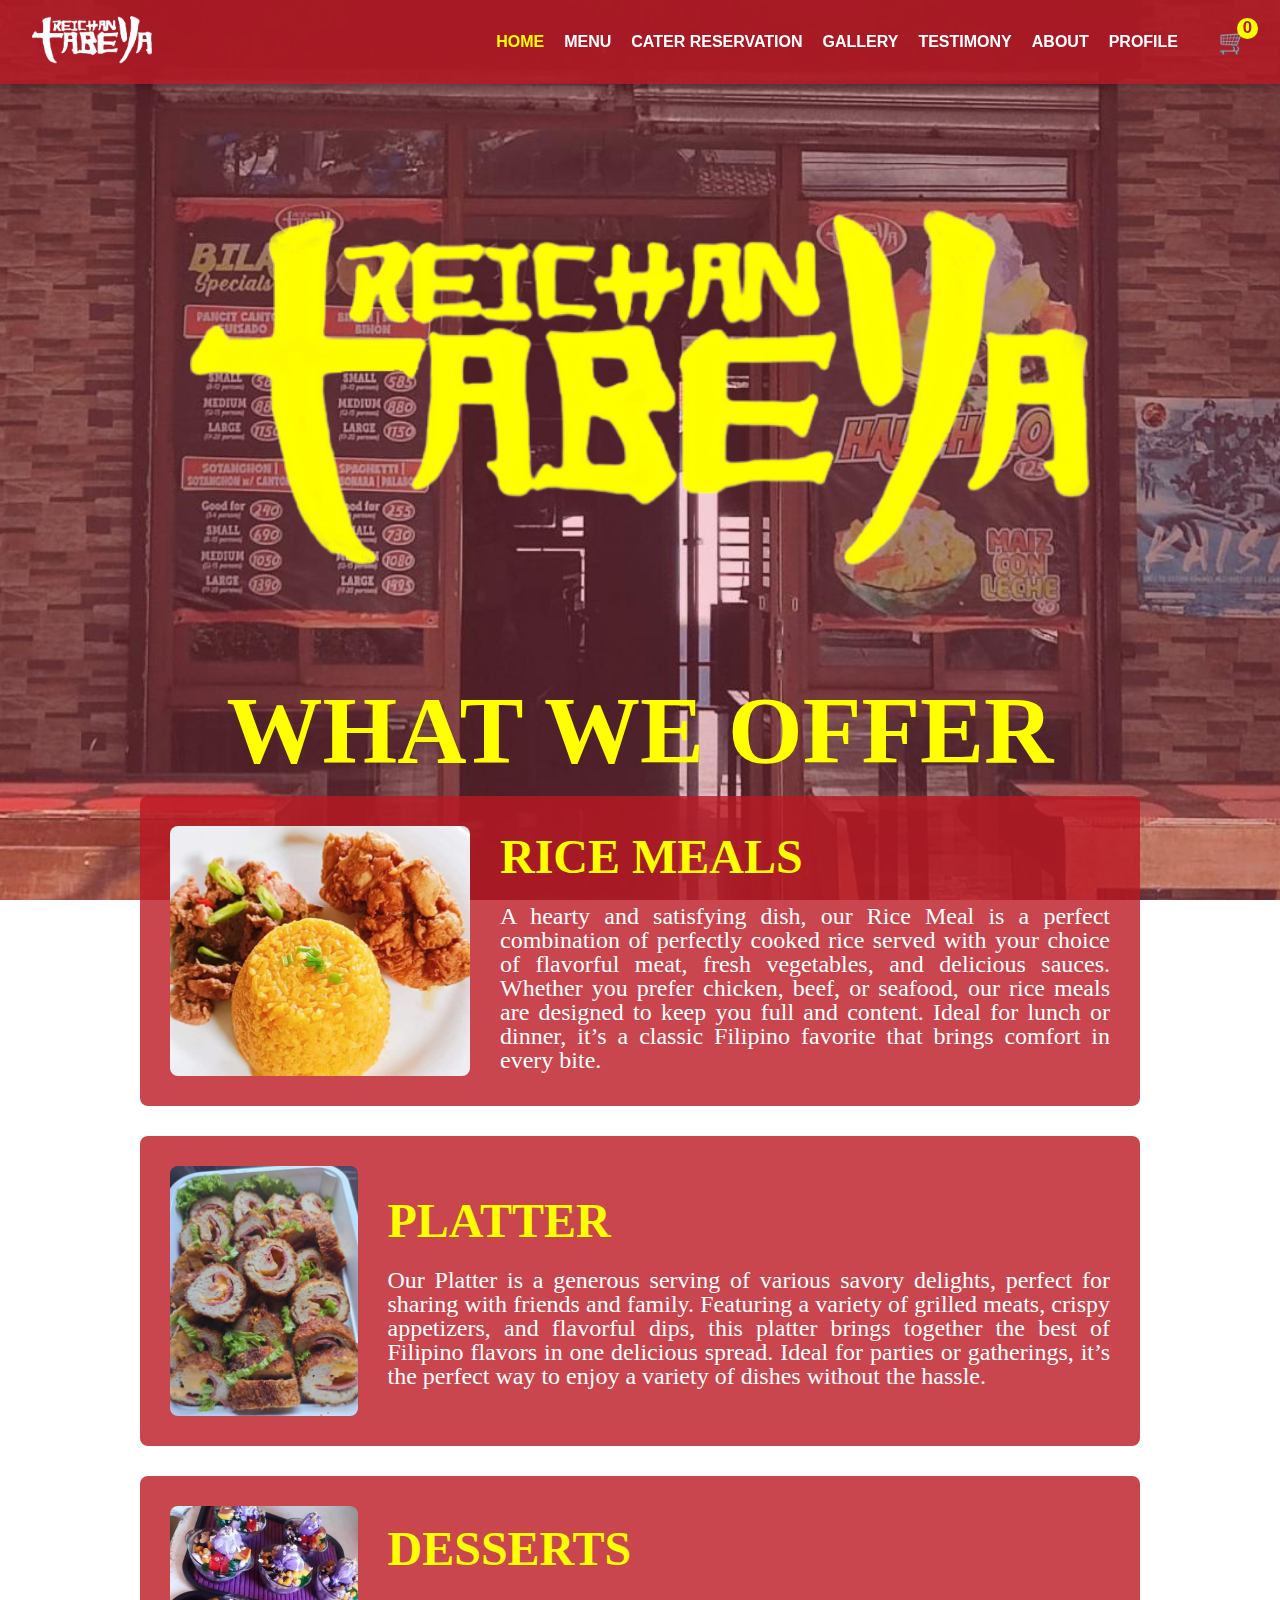
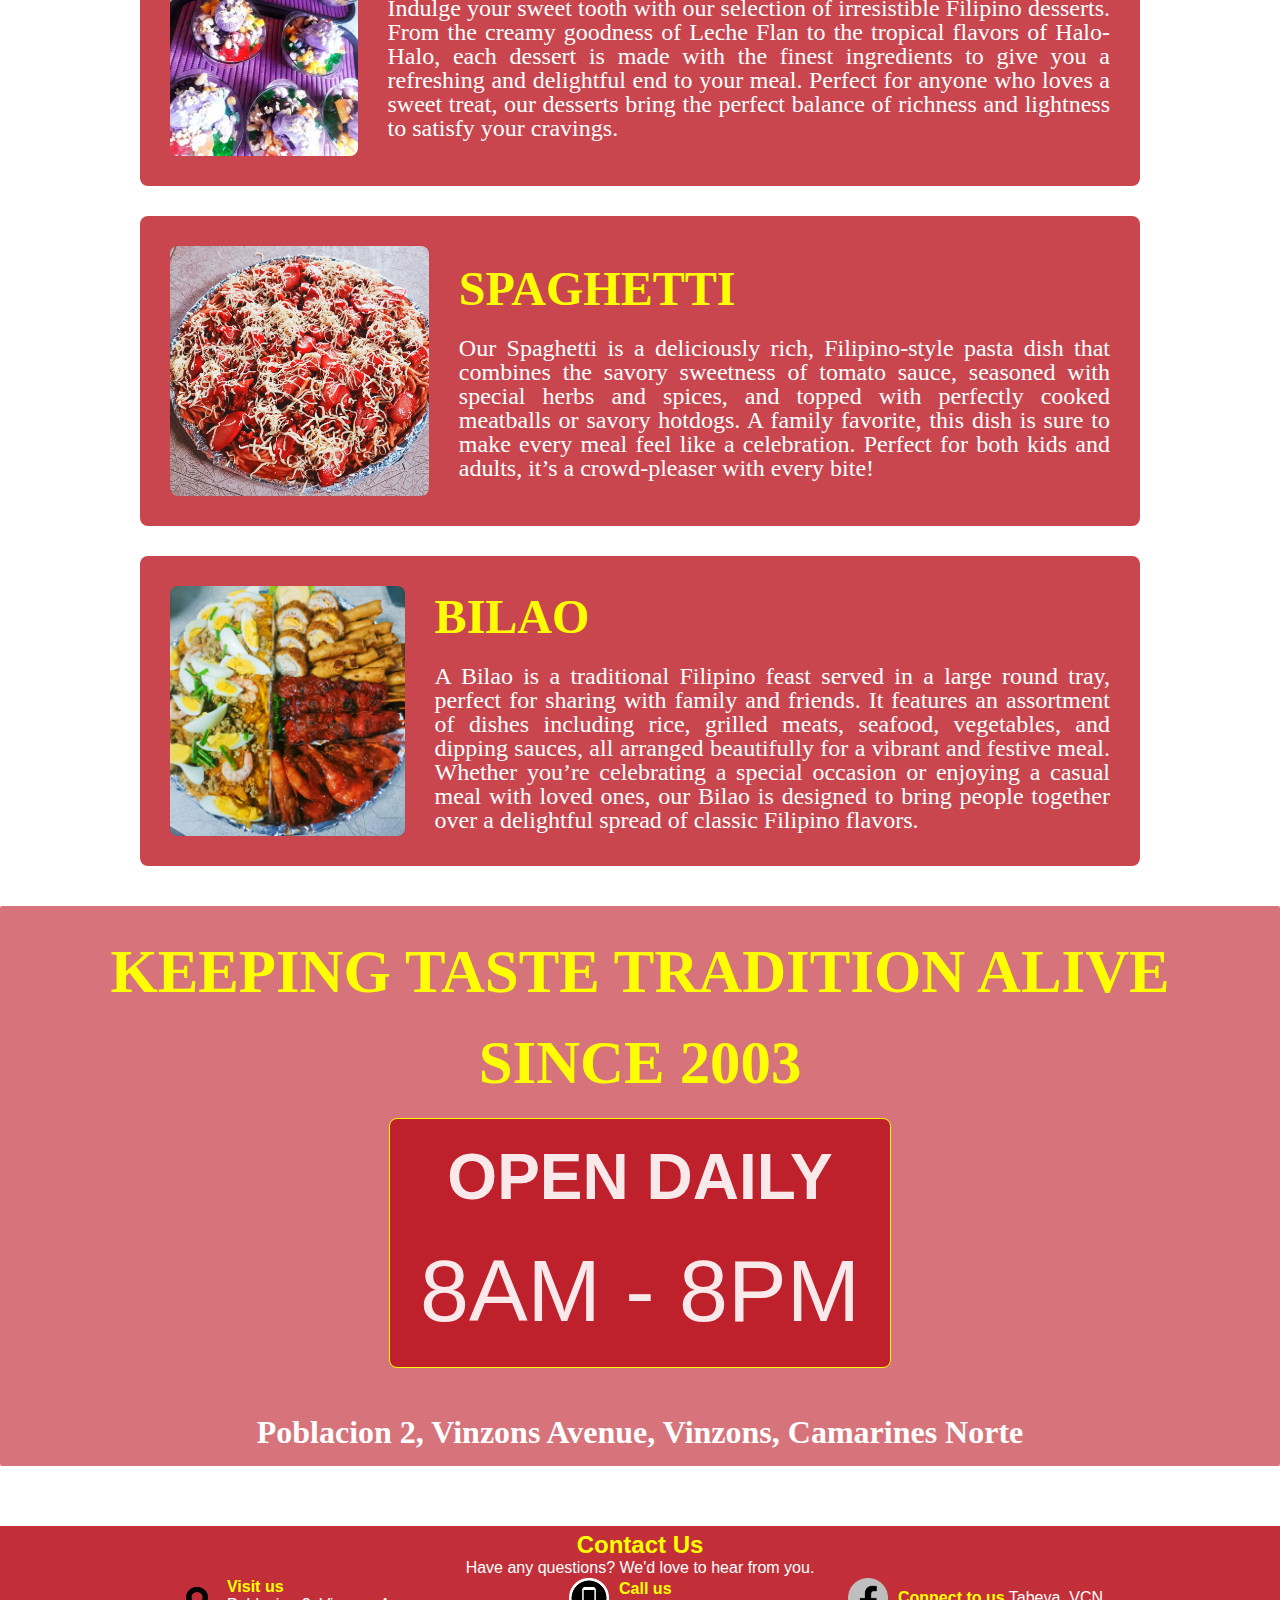
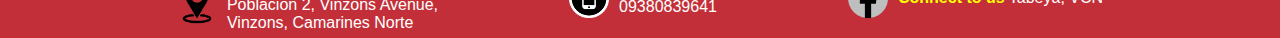
<file: IT100webDev-main/Tabeya/index.html>
<!DOCTYPE html>
<html lang="en">
<head>
    <meta charset="UTF-8">
    <meta name="viewport" content="width=device-width, initial-scale=1.0">
    <title>Tabeya Home</title>
    <link rel="stylesheet" href="CSS/Home.css"> 
</head>
<body>
    <header>
        <div class="logo">
            <img src="Photo/Tabeya Name.png" alt="Tabeya Logo">
        </div>
        <nav>
            <a href="index.html" class="active">HOME</a>
            <a href="Menu.html">MENU</a>
            <a href="#" id="cater-reservation-link">CATER RESERVATION</a>
            <a href="GALLERY.html">GALLERY</a>
            <a href="Review.php">TESTIMONY</a>
            <a href="About.html">ABOUT</a>
            <a href="Login.html" id="account-link">PROFILE</a> 
            <div class="cart-icon" id="view-cart-btn">
                🛒 <span class="cart-count" id="cart-item-count">0</span>
            </div>
        </nav>
    </header>

    <main>
        <section class="hero-section">
            <div class="logo-container">
                <img src="Photo/Tabeya Name1.png" alt="Tabeya Logo">
            </div>
        </section>

        <section class="offerings-section">
            <div class="h1-container">
                <h1>WHAT WE OFFER</h1>
            </div>
            <div class="offerings">
                <div class="item">
                    <img src="Photo/javanok.jpeg" alt="Rice Meals">
                    <div>
                        <h2>RICE MEALS</h2>
                        <p>A hearty and satisfying dish, our Rice Meal is a perfect combination of perfectly cooked rice served with your choice of flavorful meat, fresh vegetables, and delicious sauces. Whether you prefer chicken, beef, or seafood, our rice meals are designed to keep you full and content. Ideal for lunch or dinner, it’s a classic Filipino favorite that brings comfort in every bite.</p>
                    </div>
                </div>
                <div class="item">
                    <img src="Photo/gegs.jpeg" alt="Platters">
                    <div>
                        <h2>PLATTER</h2>
                        <p>Our Platter is a generous serving of various savory delights, perfect for sharing with friends and family. Featuring a variety of grilled meats, crispy appetizers, and flavorful dips, this platter brings together the best of Filipino flavors in one delicious spread. Ideal for parties or gatherings, it’s the perfect way to enjoy a variety of dishes without the hassle.</p>
                    </div>
                </div>
                <div class="item">
                    <img src="Photo/halo.jpeg" alt="Desserts">
                    <div>
                        <h2>DESSERTS</h2>
                        <p>Indulge your sweet tooth with our selection of irresistible Filipino desserts. From the creamy goodness of Leche Flan to the tropical flavors of Halo-Halo, each dessert is made with the finest ingredients to give you a refreshing and delightful end to your meal. Perfect for anyone who loves a sweet treat, our desserts bring the perfect balance of richness and lightness to satisfy your cravings.</p>
                    </div>
                </div>
                <div class="item">
                    <img src="Photo/spagspag.jpeg" alt="Spaghetti">
                    <div>
                        <h2>SPAGHETTI</h2>
                        <p>Our Spaghetti is a deliciously rich, Filipino-style pasta dish that combines the savory sweetness of tomato sauce, seasoned with special herbs and spices, and topped with perfectly cooked meatballs or savory hotdogs. A family favorite, this dish is sure to make every meal feel like a celebration. Perfect for both kids and adults, it’s a crowd-pleaser with every bite!</p>
                    </div>
                </div>
                <div class="item">
                    <img src="Photo/333.jpeg" alt="Bilao">
                    <div>
                        <h2>BILAO</h2>
                        <p>A Bilao is a traditional Filipino feast served in a large round tray, perfect for sharing with family and friends. It features an assortment of dishes including rice, grilled meats, seafood, vegetables, and dipping sauces, all arranged beautifully for a vibrant and festive meal. Whether you’re celebrating a special occasion or enjoying a casual meal with loved ones, our Bilao is designed to bring people together over a delightful spread of classic Filipino flavors.</p>
                    </div>
                </div>
            </div>
        </section>
        
        <section class="info-section">
            <h3 class="quote">KEEPING TASTE TRADITION ALIVE SINCE 2003</h3>
            <div class="quote-with-border">
                <h3>OPEN DAILY</h3>
                <p>8AM - 8PM</p>
            </div>
            <h3 class="quote3">Poblacion 2, Vinzons Avenue, Vinzons, Camarines Norte</h3>
        </section>
    </main>

    <div id="cart-modal" class="modal">
        <div class="modal-content">
            <span class="close-btn">&times;</span>
            <h2>Your Cart</h2>
            <div id="cart-items-list">
                </div>
            <div class="cart-summary">
                <strong>Total: ₱<span id="cart-total">0.00</span></strong>
            </div>
            <button id="checkout-btn">Proceed to Checkout</button>
        </div>
    </div>
    <footer>
        <div class="contact-section">
            <div class="container">
                <div class="contact-info">
                    <h2>Contact Us</h2>
                    <p>Have any questions? We'd love to hear from you.</p>
                    <div class="info-group">
                        <div class="info-item visit-us">
                            <img src="Photo/VisitUs.png" alt="Location Icon" class="icon">
                            <div>
                                <strong>Visit us</strong>
                                <p>Poblacion 2, Vinzons Avenue,<br>Vinzons, Camarines Norte</p>
                            </div>
                        </div>
                        <div class="info-item call-us">
                            <img src="Photo/Selpon.png" alt="Phone Icon" class="icon">
                            <div>
                                <strong>Call us</strong>
                                <p>09380839641</p>
                            </div>
                        </div>
                        <div class="info-item connect-us">
                            <img src="Photo/Facebook.png" alt="Facebook Icon" class="icon">
                            <div>
                                <strong>Connect to us</strong>
                                <a href="https://www.facebook.com/profile.php?id=100063540027038" target="_blank" class="no-underline">Tabeya, VCN</a>
                            </div>
                        </div>
                    </div>
                </div>
            </div>
        </div>
    </footer>

    <script>
        // ====================================================================
        // === CORE UTILITIES & AUTHENTICATION (Required for the header and cart to function securely) ===
        // ====================================================================
        const LOGIN_PAGE = 'Login.html';
        const CATER_RESERVATION_PAGE = 'CaterReservation.html';

        function checkUserLoginStatus() {
            return localStorage.getItem('currentUser') !== null;
        }

        function checkLoginAndProceed(redirectTarget) {
            if (!checkUserLoginStatus()) { 
                alert("You must log in to perform this action.");
                if (redirectTarget) {
                    localStorage.setItem('redirectAfterLogin', redirectTarget);
                }
                window.location.href = LOGIN_PAGE;
                return false;
            }
            return true;
        }

        function updateAccountLink() {
            const accountLink = document.getElementById('account-link');
            if (!accountLink) return;

            const user = JSON.parse(localStorage.getItem('currentUser'));
            accountLink.onclick = null; 

            if (user) {
                // LOGGED IN STATE
                accountLink.textContent = user.name.split(' ')[0].toUpperCase();
                accountLink.href = '#'; 
                
                accountLink.onclick = (e) => {
                    e.preventDefault();
                    if (confirm(`Are you sure you want to log out, ${user.name.split(' ')[0]}?`)) {
                        localStorage.removeItem('currentUser');
                        localStorage.removeItem('redirectAfterLogin'); 
                        window.location.reload(); 
                    }
                };
            } else {
                // LOGGED OUT STATE
                accountLink.textContent = 'PROFILE';
                accountLink.href = LOGIN_PAGE;
            }
        }
        
        // --- CATER RESERVATION Link Protection ---
        document.getElementById('cater-reservation-link').addEventListener('click', function(event) {
            event.preventDefault();
            if (checkLoginAndProceed(CATER_RESERVATION_PAGE)) {
                window.location.href = CATER_RESERVATION_PAGE;
            }
        });


        // ====================================================================
        // === CART MANAGEMENT LOGIC (Copied from Menu.html) ===
        // ====================================================================
        const cartModal = document.getElementById('cart-modal');
        const viewCartBtn = document.getElementById('view-cart-btn');
        const closeBtn = document.getElementsByClassName('close-btn')[0];
        const cartCountElement = document.getElementById('cart-item-count');
        const cartItemsList = document.getElementById('cart-items-list'); // Renamed to match HTML
        const cartTotalElement = document.getElementById('cart-total');
        const checkoutBtn = document.getElementById('checkout-btn');
        
        let cart = JSON.parse(localStorage.getItem('tabeyaCart')) || [];

        function updateCartDisplay() {
            const count = cart.reduce((total, item) => total + item.quantity, 0);
            if (cartCountElement) {
                cartCountElement.textContent = count;
            }
        }

        function saveCart() {
            localStorage.setItem('tabeyaCart', JSON.stringify(cart));
            updateCartDisplay();
        }
        
        // Global function for buttons inside the modal to work
        window.changeQuantity = function(itemId, delta) {
            if (!checkUserLoginStatus()) { return; } // Security Check

            const cartItem = cart.find(item => item.id === itemId);
            if (!cartItem) return;

            cartItem.quantity += delta;

            if (cartItem.quantity <= 0) {
                cart = cart.filter(item => item.id !== itemId);
            }

            saveCart();
            renderCartModal(); 
        }

        function renderCartModal() {
            let cartHtml = '';
            let total = 0;

            if (cart.length === 0) {
                cartItemsList.innerHTML = '<p style="text-align: center; color: #555;">Your cart is empty.</p>';
                cartTotalElement.textContent = '0.00';
                checkoutBtn.disabled = true;
                return;
            }
            
            checkoutBtn.disabled = false;

            cart.forEach(item => {
                const itemTotal = item.price * item.quantity;
                total += itemTotal;

                // NOTE: 'item.image' is required but this page doesn't define menuData, 
                // so the image might break if the item was added on the Menu page.
                cartHtml += `
                    <div class="cart-item">
                        <img src="${item.image || 'Photo/default.jpg'}" alt="${item.name}" class="cart-item-image" style="width: 50px; height: 50px; object-fit: cover; border-radius: 4px;">
                        <div class="cart-item-info">
                            <span class="cart-item-name">${item.name}</span>
                            <span class="cart-item-price">@ ₱${item.price.toFixed(2)}</span>
                        </div>
                        <div class="cart-item-controls">
                            <button onclick="changeQuantity('${item.id}', -1)">-</button>
                            <span class="cart-item-qty">${item.quantity}</span>
                            <button onclick="changeQuantity('${item.id}', 1)">+</button>
                        </div>
                        <span class="cart-item-subtotal">₱${itemTotal.toFixed(2)}</span>
                    </div>
                `;
            });

            cartItemsList.innerHTML = cartHtml;
            cartTotalElement.textContent = total.toFixed(2);
        }

        // --- Attach Modal Event Listeners ---
        function attachCartModalListeners() {
            if (viewCartBtn) {
                viewCartBtn.onclick = function() {
                    if (checkLoginAndProceed('index.html')) { 
                        renderCartModal();
                        cartModal.style.display = "block";
                    }
                }
            }

            if (closeBtn) {
                closeBtn.onclick = function() {
                    cartModal.style.display = "none";
                }
            }

            window.onclick = function(event) {
                if (event.target == cartModal) {
                    cartModal.style.display = "none";
                }
            }

            if (checkoutBtn) {
                checkoutBtn.onclick = function() {
                    if (!checkLoginAndProceed('index.html')) {
                        return;
                    }

                    if (cart.length > 0) {
                        alert("Proceeding to checkout! (Redirect to Checkout.html)");
                        cartModal.style.display = "none";
                        // TODO: window.location.href = 'Checkout.html';
                    } else {
                        alert("Your cart is empty!");
                    }
                }
            }
        }
        
        // --- INITIALIZATION ---
        document.addEventListener('DOMContentLoaded', () => {
            updateCartDisplay(); 
            updateAccountLink(); 
            attachCartModalListeners();
        });
    </script>
</body>
</html>
</file>
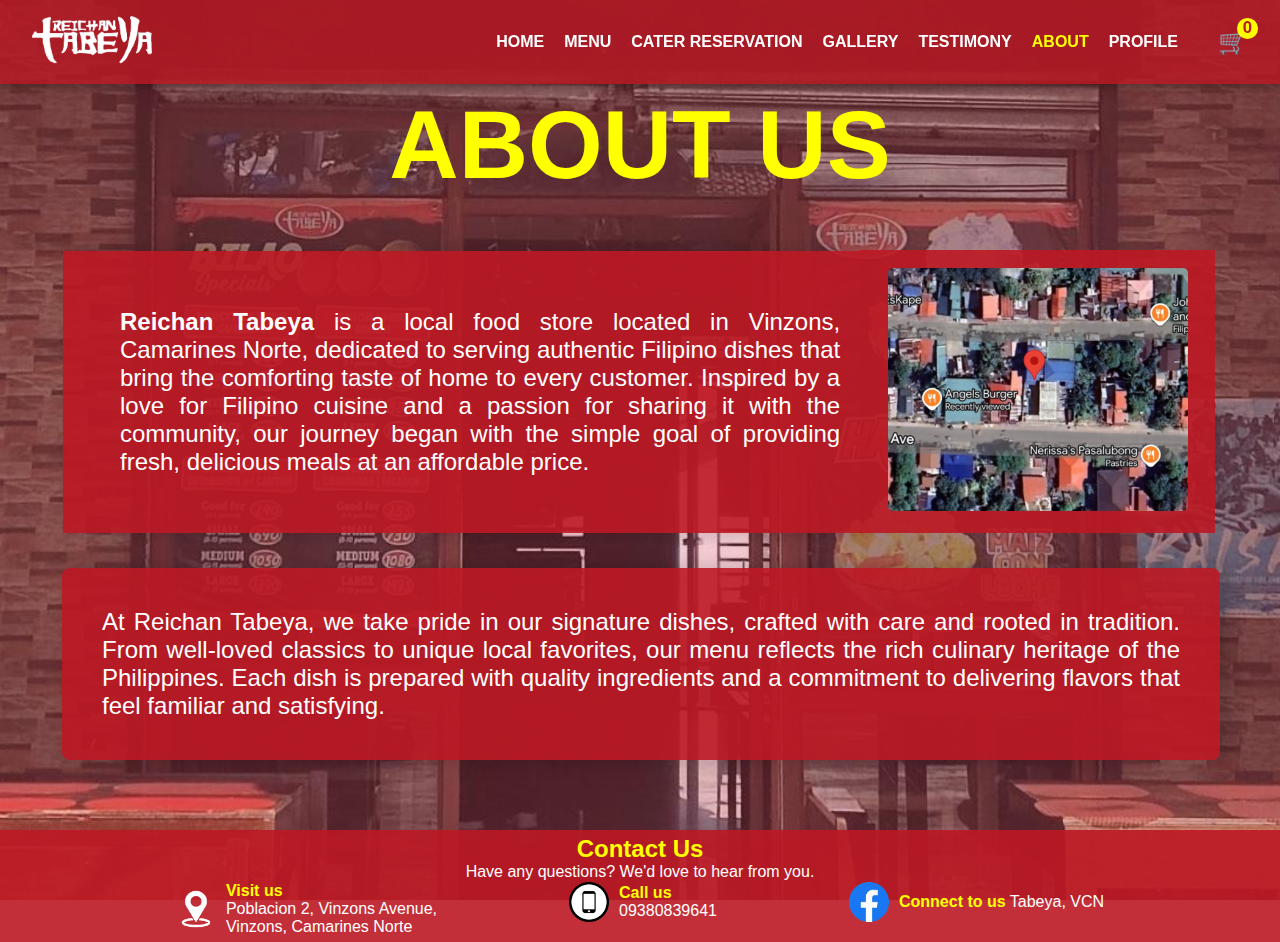
<file: IT100webDev-main/Tabeya/About.html>
<!DOCTYPE html>
<html lang="en">
<head>
    <meta charset="UTF-8">
    <meta name="viewport" content="width=device-width, initial-scale=1.0">
    <title>About</title>
    <link rel="stylesheet" href="CSS/About.css">
</head>
<body>
    <header>
        <div class="Name">
            <img src="Photo/Tabeya Name.png" alt="Tabeya logo">
        </div>
        <nav>
            <a href="index.html">HOME</a>
            <a href="Menu.html">MENU</a>
            <a href="CaterReservation.html" id="cater-reservation-link">CATER RESERVATION</a>
            <a href="GALLERY.html">GALLERY</a>
            <a href="Review.php">TESTIMONY</a>
            <a href="About.html" class="active">ABOUT</a>
            <a href="Login.html" id="account-link">PROFILE</a>
            <div class="cart-icon" id="view-cart-btn">
                🛒 <span class="cart-count" id="cart-item-count">0</span>
            </div>
        </nav>
    </header>

    <h1>ABOUT US</h1>
    

    <div class="about-container">
        <div class="text-box">
            <p>
                <strong>Reichan Tabeya</strong> is a local food store located in Vinzons, Camarines Norte, dedicated to serving authentic Filipino dishes that bring the comforting taste of home to every customer. Inspired by a love for Filipino cuisine and a passion for sharing it with the community, our journey began with the simple goal of providing fresh, delicious meals at an affordable price.
            </p>
        </div>
        <div class="image-box">
            <a href="https://maps.app.goo.gl/YourActualLocationLink" target="_blank" title="View location on Google Maps">
            <img src="Photo/pic.jpg" alt="Restaurant Location">
            </a>
        </div>
    </div>
    <div class="box">
        <p>
            At Reichan Tabeya, we take pride in our signature dishes, crafted with care and rooted in tradition. From well-loved classics to unique local favorites, our menu reflects the rich culinary heritage of the Philippines. Each dish is prepared with quality ingredients and a commitment to delivering flavors that feel familiar and satisfying.
        </p>
    </div>

    <div id="cart-modal" class="modal">
        <div class="modal-content">
            <span class="close-btn">&times;</span>
            <h2>Your Cart</h2>
            <div id="cart-items">
                <p id="empty-cart-message" style="text-align: center; color: #888; margin-top: 20px;">Your cart is empty.</p>
            </div>
            <div class="cart-summary">
                <p>Total: <span id="cart-total">₱0.00</span></p>
            </div>
            <button id="checkout-btn" disabled>Proceed to Checkout</button>
        </div>
    </div>
    <footer>
        <div class="contact-section">
            <div class="container">
                <div class="contact-info">
                    <h2>Contact Us</h2>
                    <p>Have any questions? We'd love to hear from you.</p>
                    <div class="info-group">
                        <div class="info-item visit-us">
                            <img src="Photo/VisitUs.png" alt="Location Icon" class="icon">
                            <div>
                                <strong>Visit us</strong>
                                <p>Poblacion 2, Vinzons Avenue,<br>Vinzons, Camarines Norte</p>
                            </div>
                        </div>
                        <div class="info-item call-us">
                            <img src="Photo/Selpon.png" alt="Phone Icon" class="icon">
                            <div>
                                <strong>Call us</strong>
                                <p>09380839641</p>
                            </div>
                        </div>
                        <div class="info-item connect-us">
                            <img src="Photo/Facebook.png" alt="Facebook Icon" class="icon">
                            <div>
                                <strong>Connect to us</strong>
                                <a href="https://www.facebook.com/profile.php?id=100063540027038" target="_blank" class="no-underline">Tabeya, VCN</a>
                            </div>
                        </div>
                    </div>
                </div>
            </div>
        </div>
    </footer>


    <script>
    // ====================================================================
    // === CORE LOGIN/SECURITY FUNCTIONS ===
    // ====================================================================
    const LOGIN_PAGE = 'Login.html';
    const CATER_RESERVATION_PAGE = 'CaterReservation.html'; 
    const CURRENT_PAGE = 'About.html';

    /**
     * Checks if the user is logged in.
     * @returns {object|null} The user object if logged in, null otherwise.
     */
    function getCurrentUser() {
        try {
            // Retrieve and parse user data from localStorage
            return JSON.parse(localStorage.getItem('currentUser'));
        } catch (e) {
            console.error("Error parsing user data from localStorage:", e);
            return null;
        }
    }

    /**
     * Updates the PROFILE and CATER RESERVATION links based on login status.
     */
    function updateHeaderLinks() {
        const accountLink = document.getElementById('account-link');
        const caterLink = document.getElementById('cater-reservation-link');
        const user = getCurrentUser();

        // 1. Update PROFILE Link (Login/Logout State)
        if (accountLink) {
            accountLink.onclick = null; // Reset previous handler
            if (user) {
                // LOGGED IN STATE: Show name, allow logout
                accountLink.textContent = user.name.split(' ')[0].toUpperCase();
                accountLink.href = '#'; 
                
                accountLink.onclick = (e) => {
                    e.preventDefault();
                    if (confirm(`Are you sure you want to log out, ${user.name.split(' ')[0]}?`)) {
                        localStorage.removeItem('currentUser');
                        localStorage.removeItem('tabeyaCart');
                        window.location.href = 'index.html'; // Redirect to home page after logout
                    }
                };
            } else {
                // LOGGED OUT STATE: Show PROFILE, links to login page
                accountLink.textContent = 'PROFILE';
                accountLink.href = LOGIN_PAGE;
            }
        }
        
        // 2. Secure CATER RESERVATION Link
        if (caterLink) {
            caterLink.onclick = null;
            if (!user) {
                caterLink.addEventListener('click', (e) => {
                    e.preventDefault();
                    alert("You must log in to access the Cater Reservation page.");
                    // Store the current page to redirect back after successful login
                    localStorage.setItem('redirectAfterLogin', CATER_RESERVATION_PAGE);
                    window.location.href = LOGIN_PAGE;
                });
            } else {
                // If logged in, the link works normally
                caterLink.href = CATER_RESERVATION_PAGE;
            }
        }
    }

    // ====================================================================
    // === CART MANAGEMENT LOGIC (Secured) ===
    // ====================================================================
    const cartModal = document.getElementById('cart-modal');
    const viewCartBtn = document.getElementById('view-cart-btn');
    // Using a more specific selector for the cart modal close button
    const closeBtn = document.querySelector('#cart-modal .close-btn'); 
    const cartCountElement = document.getElementById('cart-item-count');
    const cartItemsContainer = document.getElementById('cart-items');
    const cartTotalElement = document.getElementById('cart-total');
    const checkoutBtn = document.getElementById('checkout-btn');
    
    let cart = JSON.parse(localStorage.getItem('tabeyaCart')) || [];

    function saveCart() {
        localStorage.setItem('tabeyaCart', JSON.stringify(cart));
    }

    function updateCartCount() {
        const totalItems = cart.reduce((sum, item) => sum + item.quantity, 0);
        cartCountElement.textContent = totalItems;
    }

    function updateCartTotal() {
        const total = cart.reduce((sum, item) => sum + (item.price * item.quantity), 0);
        cartTotalElement.textContent = `₱${total.toFixed(2)}`;
        // Disable checkout if cart is empty OR user is not logged in
        checkoutBtn.disabled = cart.length === 0 || !getCurrentUser(); 
    }

    function renderCart() {
        cartItemsContainer.innerHTML = '';
        if (cart.length === 0) {
            // Check for the specific empty cart message element
            cartItemsContainer.innerHTML = '<p id="empty-cart-message" style="text-align: center; color: #888; margin-top: 20px;">Your cart is empty.</p>';
        } else {
            cart.forEach((item, index) => {
                const itemDiv = document.createElement('div');
                itemDiv.classList.add('cart-item');
                // Display the total price for the item (price * quantity)
                itemDiv.innerHTML = `
                    <div class="item-details">
                        <span class="item-name">${item.name}</span>
                        <span class="item-price">₱${(item.price * item.quantity).toFixed(2)}</span>
                    </div>
                    <div class="item-controls">
                        <button class="qty-btn" data-index="${index}" data-action="decrease">-</button>
                        <span class="item-quantity">${item.quantity}</span>
                        <button class="qty-btn" data-index="${index}" data-action="increase">+</button>
                        <button class="remove-btn" data-index="${index}">Remove</button>
                    </div>
                `;
                cartItemsContainer.appendChild(itemDiv);
            });
        }
        updateCartTotal();
        saveCart();
    }

    // --- Event Handlers (Secured) ---

    // Open Modal - SECURED
    viewCartBtn.addEventListener('click', () => {
        if (!getCurrentUser()) {
             alert("You must log in to view your cart.");
             // Store current page to redirect after login
             localStorage.setItem('redirectAfterLogin', CURRENT_PAGE);
             window.location.href = LOGIN_PAGE;
             return;
        }
        renderCart(); 
        cartModal.style.display = 'block';
    });

    // Close Modal (X button)
    if (closeBtn) {
        closeBtn.addEventListener('click', () => {
            cartModal.style.display = 'none';
        });
    }

    // Close Modal (Click outside)
    window.addEventListener('click', (event) => {
        if (event.target === cartModal) {
            cartModal.style.display = 'none';
        }
    });

    // Checkout Button Handler - SECURED
    checkoutBtn.addEventListener('click', () => {
        if (!getCurrentUser()) {
            alert("You must log in to proceed to checkout.");
            localStorage.setItem('redirectAfterLogin', CURRENT_PAGE);
            window.location.href = LOGIN_PAGE;
            return;
        }
        if (cart.length > 0) {
            alert("Redirecting to checkout page...");
            // **TODO:** window.location.href = 'Checkout.html'; 
        }
    });

    // Quantity Control Handler - Secured
    cartItemsContainer.addEventListener('click', (e) => {
        const target = e.target;
        const index = parseInt(target.getAttribute('data-index'));

        // Only allow changes if the user is logged in
        if (!isNaN(index) && getCurrentUser()) {
            const item = cart[index];
            
            if (target.classList.contains('qty-btn')) {
                const action = target.getAttribute('data-action');
                if (action === 'increase') {
                    item.quantity += 1;
                } else if (action === 'decrease' && item.quantity > 1) {
                    item.quantity -= 1;
                } else if (action === 'decrease' && item.quantity === 1) {
                    // Remove item if quantity goes to zero
                    cart.splice(index, 1);
                }
                renderCart();
            } else if (target.classList.contains('remove-btn')) {
                cart.splice(index, 1);
                renderCart();
            }
        }
    });

    // Add to Cart function is retained but won't be used on this page (About.html)
    // It's here primarily for consistency, though it should be triggered from Menu.html
    function addToCart(itemDetails) {
        const existingItem = cart.find(item => item.id === itemDetails.id);

        if (existingItem) {
            existingItem.quantity += 1;
        } else {
            cart.push({ ...itemDetails, quantity: 1 });
        }
        renderCart();
        console.log(`${itemDetails.name} added to cart! Total items: ${cartCountElement.textContent}`);
    }


    // ====================================================================
    // === INITIALIZATION ===
    // ====================================================================
    document.addEventListener('DOMContentLoaded', () => {
        updateCartCount();
        updateHeaderLinks();
    });
    </script>
</body>
</html>
</file>
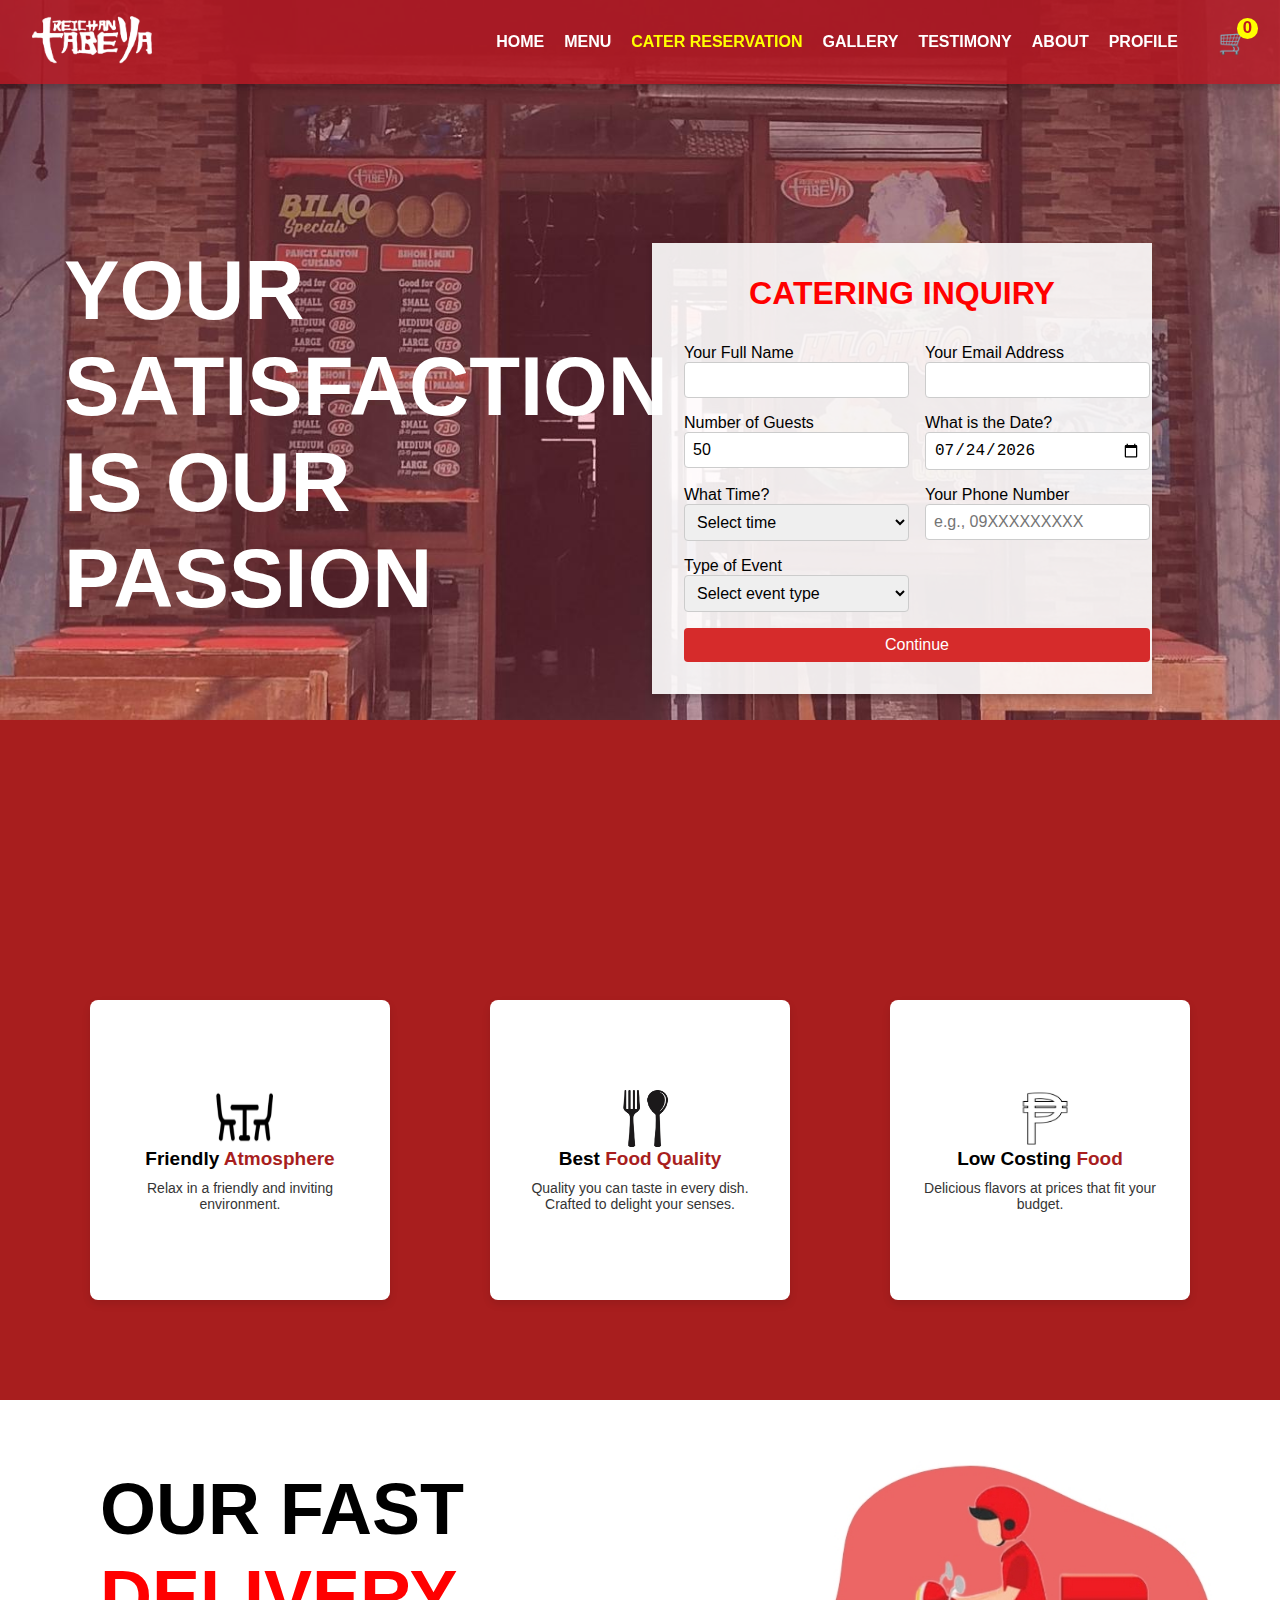
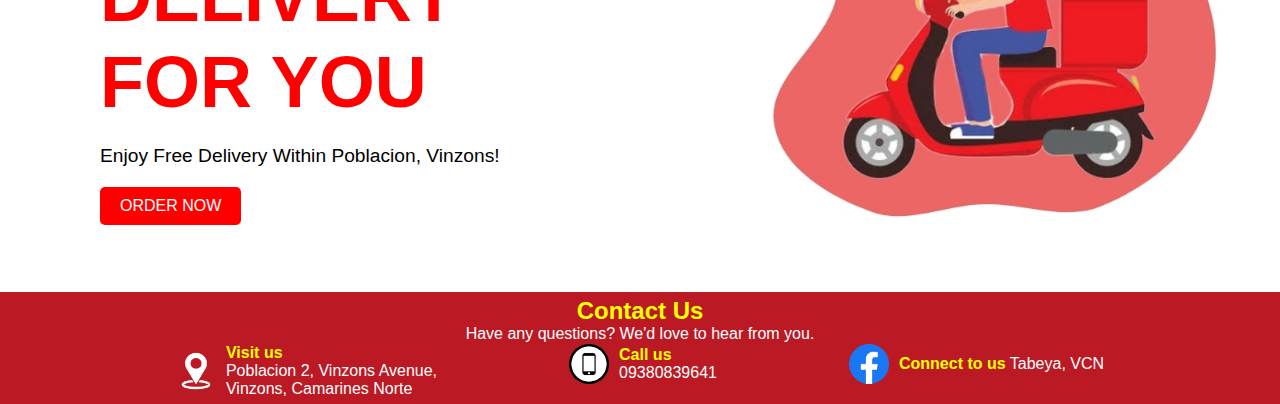
<file: IT100webDev-main/Tabeya/CaterReservation.html>
<!DOCTYPE html>
<html lang="en">
<head>
    <meta charset="UTF-8">
    <meta name="viewport" content="width=device-width, initial-scale=1.0">
    <title>Cater Reservation | Tabeya</title>
    <link rel="stylesheet" href="CSS/CaterDesign.css"> 
</head>
<body>
    <header>
        <div class="logo">
            <img src="Photo/Tabeya Name.png" alt="Tabeya name">
        </div>
        <nav>
            <a href="index.html">HOME</a>
            <a href="Menu.html">MENU</a>
            <a href="#" id="cater-reservation-link" class="active">CATER RESERVATION</a> 
            <a href="GALLERY.html">GALLERY</a>
            <a href="Review.php">TESTIMONY</a>
            <a href="About.html">ABOUT</a>
            <a href="Login.html" id="account-link">PROFILE</a>
            <div class="cart-icon" id="view-cart-btn">
                🛒 <span class="cart-count" id="cart-item-count">0</span>
            </div>
        </nav>
    </header>
    
<main>
    <section class="hero-section" id="cater-form-target">
        <img src="Photo/Background.jpg" alt="Background Image">
        <h1 class="quote">YOUR <br> SATISFACTION <BR> IS OUR <BR> PASSION</h1>
        
        <div class="rectangle-panel">
            <h2 class="panel-heading">CATERING INQUIRY</h2>
            <form action="userInfo.php" method='POST' id="cater-reservation-form">
                <div class="form-row">
                    <label for="full-name">Your Full Name</label>
                    <input type="text" id="full-name" name="full-name" required readonly>
                </div>
    
                <div class="form-row">
                    <label for="email">Your Email Address</label>
                    <input type="email" id="email" name="email" required readonly>
                </div>
    
                <div class="form-row">
                    <label for="guests">Number of Guests</label>
                    <input type="number" id="guests" name="guests" min="1" value="50" required>
                </div>
    
                <div class="form-row">
                    <label for="date">What is the Date?</label>
                    <input type="date" id="date" name="date" required>
                </div>
                
                <div class="form-row">
                    <label for="time">What Time?</label>
                    <select id="time" name="time" required>
                        <option value="" disabled selected>Select time</option>
                    </select>
                </div>
    
                <div class="form-row">
                    <label for="phone">Your Phone Number</label>
                    <input 
                        type="tel" 
                        id="phone" 
                        name="phone" 
                        pattern="^09\d{9}$" 
                        placeholder="e.g., 09XXXXXXXXX" 
                        maxlength="11" 
                        required readonly>
                </div>

                <div class="form-row">
                    <label for="event-type">Type of Event</label>
                    <select id="event-type" name="event-type" required>
                        <option value="" disabled selected>Select event type</option>
                        <option value="birthday">Birthday</option>
                        <option value="anniversary">Anniversary</option>
                        <option value="wedding">Wedding</option>
                        <option value="meeting">Meeting/Corporate Event</option>
                        <option value="other">Other</option>
                    </select>
                </div>
    
                <div class="form-row full-width">
                    <button type="submit" class="continue-btn">Continue</button>
                </div>
            </form>
        </div>
    </section>

    <section class="features-section">
        <div class="background-section">
            <div class="panel">
                <div class="icon">
                    <img src="Photo/Chair.jpg" alt="Table Icon">
                </div>
                <h3>Friendly <span>Atmosphere</span></h3>
                <p>Relax in a friendly and inviting environment.</p>
            </div>
            
            <div class="panel">
                <div class="icon">
                    <img src="Photo/Spoon.jpg" alt="Food Icon">
                </div>
                <h3>Best <span>Food Quality</span></h3>
                <p>Quality you can taste in every dish. Crafted to delight your senses.</p>
            </div>
            
            <div class="panel">
                <div class="icon">
                    <img src="Photo/Pesos.jpg" alt="Cost Icon">
                </div>
                <h3>Low Costing <span>Food</span></h3>
                <p>Delicious flavors at prices that fit your budget.</p>
            </div>
        </div>
    </section>

    <section class="delivery-section">
        <div class="delivery-content">
            <h1>OUR FAST <br><span>DELIVERY <br>FOR YOU</span></h1>
            <p>Enjoy Free Delivery Within Poblacion, Vinzons!</p>
            <a href="#cater-form-target" class="order-btn" id="scroll-to-form">ORDER NOW</a>
        </div>
        <div class="delivery-image">
            <img src="Photo/Delivery man.jpg" alt="Delivery Man">
        </div>
    </section>
</main>

<footer>
    <div class="contact-section">
        <div class="container">
            <div class="contact-info">
                <h2>Contact Us</h2>
                <p>Have any questions? We'd love to hear from you.</p>
                <div class="info-group">
                    <div class="info-item visit-us">
                        <img src="Photo/VisitUs.png" alt="Location Icon" class="icon">
                        <div>
                            <strong>Visit us</strong>
                            <p>Poblacion 2, Vinzons Avenue,<br>Vinzons, Camarines Norte</p>
                        </div>
                    </div>
                    <div class="info-item call-us">
                        <img src="Photo/Selpon.png" alt="Phone Icon" class="icon">
                        <div>
                            <strong>Call us</strong>
                            <p>09380839641</p>
                        </div>
                    </div>
                    <div class="info-item connect-us">
                        <img src="Photo/Facebook.png" alt="Facebook Icon" class="icon">
                        <div>
                            <strong>Connect to us</strong>
                            <a href="https://www.facebook.com/profile.php?id=100063540027038" target="_blank" class="no-underline">Tabeya, VCN</a>
                        </div>
                    </div>
                </div>
            </div>
        </div>
    </div>
</footer>

<div id="cart-modal" class="modal">
    <div class="modal-content">
        <span class="close-btn">&times;</span>
        <h2>Your Cart</h2>
        <div id="cart-items">
            <p id="empty-cart-message" style="text-align: center; color: #888;">Your cart is empty.</p>
        </div>
        <div class="cart-summary">
            <strong>Total: <span id="cart-total">₱0.00</span></strong>
        </div>
        <button id="checkout-btn" disabled>Proceed to Checkout</button>
    </div>
</div>

<script>
    // ====================================================================
    // === CORE LOGIN/SECURITY FUNCTIONS ===
    // ====================================================================
    const LOGIN_PAGE = 'Login.html';
    const CATER_RESERVATION_PAGE = 'CaterReservation.html'; // Current Page

    /**
     * Checks if the user is logged in.
     * @returns {object|null} The user object if logged in, null otherwise.
     */
    function getCurrentUser() {
        try {
            return JSON.parse(localStorage.getItem('currentUser'));
        } catch (e) {
            console.error("Error parsing user data from localStorage:", e);
            return null;
        }
    }

    /**
     * Updates the PROFILE link in the header and pre-fills the form fields.
     */
    function updateAccountLinkAndPrefillForm() {
        const accountLink = document.getElementById('account-link');
        const user = getCurrentUser();

        // 1. Update Header Link (Login/Logout functionality)
        if (accountLink) {
            accountLink.onclick = null; 
            if (user) {
                // LOGGED IN STATE
                const userName = user.name.split(' ')[0].toUpperCase();
                accountLink.textContent = userName;
                accountLink.href = '#'; 
                
                accountLink.onclick = (e) => {
                    e.preventDefault();
                    if (confirm(`Are you sure you want to log out, ${userName}?`)) {
                        localStorage.removeItem('currentUser');
                        localStorage.removeItem('tabeyaCart');
                        // Reload or redirect to clear the pre-filled form and update nav
                        window.location.href = 'index.html'; 
                    }
                };
            } else {
                // LOGGED OUT STATE
                accountLink.textContent = 'PROFILE';
                accountLink.href = LOGIN_PAGE;
            }
        }
        
        // 2. Prefill Form Fields (Must be readonly as they are user's account details)
        const fullNameInput = document.getElementById('full-name');
        const emailInput = document.getElementById('email');
        const phoneInput = document.getElementById('phone');

        if (fullNameInput) fullNameInput.value = user ? user.name || '' : '';
        if (emailInput) emailInput.value = user ? user.email || '' : '';
        if (phoneInput) phoneInput.value = user ? user.phone || '' : '';
    }

    // ====================================================================
    // === FORM VALIDATION AND TIME SLOTS ===
    // ====================================================================

    /**
     * Generates time slots between 8 AM and 8 PM, excluding past slots for today.
     */
    function generateTimeSlots() {
        const timeSelect = document.getElementById('time');
        const dateInput = document.getElementById('date');
        const now = new Date();
        
        // Use a date object for comparison, setting time to start of day
        const selectedDate = new Date(dateInput.value);
        const today = new Date(now.getFullYear(), now.getMonth(), now.getDate());

        timeSelect.innerHTML = '<option value="" disabled selected>Select time</option>';
        
        let startHour = 8; // Start at 8 AM
        const endHour = 20; // End at 8 PM (20:00)

        // If the selected date is today, adjust the start hour to be at least 1 hour from now
        if (selectedDate.getTime() === today.getTime()) {
            let currentHour = now.getHours();
            // Start one hour after the current time, but not before 8 AM
            startHour = Math.max(8, currentHour + 1); 
        }

        let hasAvailableSlots = false;

        for (let hour = startHour; hour <= endHour; hour++) {
            // Stop generating slots after 8 PM
            if (hour > endHour) break; 

            // Convert 24-hour time to 12-hour format string
            const displayHour = hour > 12 ? hour - 12 : hour;
            const period = hour >= 12 ? 'PM' : 'AM';
            const formattedTime = `${displayHour}:00 ${period}`;
            const valueTime = `${hour.toString().padStart(2, '0')}:00`; // 24-hour value for backend

            const option = document.createElement('option');
            option.value = valueTime;
            option.textContent = formattedTime;
            timeSelect.appendChild(option);
            hasAvailableSlots = true;
        }

        if (!hasAvailableSlots && startHour <= endHour) {
            // Only show this message if the loop didn't run because all slots for today are past
             const option = document.createElement('option');
             option.value = '';
             option.textContent = 'No slots available for this date.';
             option.disabled = true;
             timeSelect.appendChild(option);
        }
    }


    document.addEventListener('DOMContentLoaded', () => {
        const form = document.getElementById('cater-reservation-form');
        const dateInput = document.getElementById('date');
        const phoneInput = document.getElementById('phone');
        const caterLink = document.getElementById('cater-reservation-link');
        const scrollToFormBtn = document.getElementById('scroll-to-form');

        // 1. Initial Setup (Security and Pre-fill)
        updateCartCount();
        updateAccountLinkAndPrefillForm();
        
        // 2. Date Input Setup
        const today = new Date();
        const minDate = today.toISOString().split('T')[0]; 
        dateInput.setAttribute('min', minDate);
        dateInput.value = minDate; 
        generateTimeSlots();

        // 3. Re-generate time slots whenever the date changes
        dateInput.addEventListener('change', generateTimeSlots);

        // 4. Scroll to Form button handler
        if(scrollToFormBtn) {
             scrollToFormBtn.addEventListener('click', (e) => {
                 e.preventDefault();
                 document.getElementById('cater-form-target').scrollIntoView({ behavior: 'smooth' });
             });
        }
        
        // 5. Phone Number Input Cleanup (Ensures only digits and max length of 11)
        if (phoneInput) {
            phoneInput.addEventListener('input', function () {
                let value = this.value.replace(/\D/g, ''); // Remove non-digit characters
                
                // Ensure it is 11 digits long, starting with 09
                if (value.length > 11) {
                    value = value.slice(0, 11);
                } else if (value.length >= 2 && !value.startsWith('09')) {
                    // Force the Philippine format (assuming user is filling in a mobile number)
                    value = '09' + value.substring(2);
                }

                this.value = value;
            });
        }

        // 6. Form Submission (AJAX/Fetch)
        if (form) {
            form.addEventListener('submit', function(e) {
                e.preventDefault();
                
                if (!this.checkValidity()) {
                    alert('Please fill out all required fields.');
                    return;
                }
                
                // **CRITICAL SECURITY CHECK**
                if (!getCurrentUser()) {
                     alert("You must log in before submitting a reservation.");
                     localStorage.setItem('redirectAfterLogin', CATER_RESERVATION_PAGE);
                     window.location.href = LOGIN_PAGE;
                     return;
                }
                
                const formData = new FormData(this);
                
                const submitBtn = this.querySelector('.continue-btn');
                submitBtn.textContent = 'Submitting...';
                submitBtn.disabled = true;

                fetch('userInfo.php', {
                    method: 'POST',
                    body: formData,
                })
                .then(response => {
                    submitBtn.textContent = 'Continue';
                    submitBtn.disabled = false;
                    
                    if (!response.ok) {
                        throw new Error(`HTTP error! Status: ${response.status}`);
                    }
                    
                    // Attempt to parse JSON or fall back to text
                    const contentType = response.headers.get('content-type');
                    if (contentType && contentType.includes('application/json')) {
                        return response.json();
                    } else {
                         return response.text().then(text => {
                             console.log('Server response (non-JSON):', text);
                             return { status: 'success', message: 'Reservation submitted successfully.' };
                         });
                    }
                })
                .then(data => {
                    if (data.status === 'success') {
                        alert('Catering Reservation successfully submitted! We will contact you soon.');
                        form.reset(); 
                        updateAccountLinkAndPrefillForm(); // Re-run prefill
                        generateTimeSlots(); // Re-generate slots
                    } else {
                        alert(`Submission Failed: ${data.message || 'An unknown server error occurred.'}`);
                    }
                })
                .catch(error => {
                    console.error('Fetch Error:', error);
                    alert(`A network or server error occurred: ${error.message}. Please try again.`);
                });
            });
        }
        
        // 7. Prevent the active link from navigating itself
        if (caterLink) {
            caterLink.addEventListener('click', (e) => e.preventDefault());
        }
    });

    // ====================================================================
    // === CART MANAGEMENT LOGIC (Standardized) ===
    // ====================================================================
    const cartModal = document.getElementById('cart-modal');
    const viewCartBtn = document.getElementById('view-cart-btn');
    const closeBtn = document.querySelector('.modal-content .close-btn');
    const cartCountElement = document.getElementById('cart-item-count');
    const cartItemsContainer = document.getElementById('cart-items');
    const cartTotalElement = document.getElementById('cart-total');
    const checkoutBtn = document.getElementById('checkout-btn');
    
    // Load cart from localStorage or start with an empty array
    let cart = JSON.parse(localStorage.getItem('tabeyaCart')) || [];

    function saveCart() {
        localStorage.setItem('tabeyaCart', JSON.stringify(cart));
        updateCartCount(); 
    }

    function updateCartCount() {
        const totalItems = cart.reduce((sum, item) => sum + item.quantity, 0);
        cartCountElement.textContent = totalItems;
    }

    function updateCartTotal() {
        const total = cart.reduce((sum, item) => sum + (item.price * item.quantity), 0);
        cartTotalElement.textContent = `₱${total.toFixed(2)}`;
        // Disable if empty OR not logged in
        checkoutBtn.disabled = cart.length === 0 || !getCurrentUser(); 
        
        // Update checkout button text to indicate login required if applicable
        if (!getCurrentUser() && cart.length > 0) {
            checkoutBtn.textContent = 'Log In to Checkout';
        } else {
            checkoutBtn.textContent = 'Proceed to Checkout';
        }
    }

    /**
     * Renders the cart contents using the HTML structure defined in CSS.
     */
    function renderCart() {
    cartItemsContainer.innerHTML = '';
    if (cart.length === 0) {
        cartItemsContainer.innerHTML = '<p id="empty-cart-message" style="text-align: center; color: #888; margin-top: 20px;">Your cart is empty. Add items from the Menu!</p>';
    } else {
         // Create a list element to hold all items for better structure
        const list = document.createElement('div');
        list.id = 'cart-items-list'; // Matches your CSS ID

        cart.forEach((item, index) => {
            const subtotal = item.price * item.quantity;
            const itemDiv = document.createElement('div');
            itemDiv.classList.add('cart-item');
            
            // Assuming image property exists for completeness, though not strictly required by the prompt
            const imageSrc = item.image || 'Photo/default-item.jpg'; 

            itemDiv.innerHTML = `
                <img src="${imageSrc}" alt="${item.name}" class="cart-item-image">
                <div class="cart-item-info">
                    <span class="cart-item-name">${item.name}</span>
                    <span class="cart-item-price">@ ₱${item.price.toFixed(2)}</span>
                </div>
                <div class="cart-item-controls">
                    <button class="qty-btn" data-index="${index}" data-action="decrease">-</button>
                    <span class="cart-item-qty">${item.quantity}</span>
                    <button class="qty-btn" data-index="${index}" data-action="increase">+</button>
                </div>
                <span class="cart-item-subtotal">₱${subtotal.toFixed(2)}</span>
                `;
            list.appendChild(itemDiv);
        });
        cartItemsContainer.appendChild(list);
    }
    updateCartTotal();
    saveCart();
}

    // Open Modal - SECURED
    viewCartBtn.addEventListener('click', () => {
        if (!getCurrentUser()) {
             alert("You must log in to view your cart.");
             localStorage.setItem('redirectAfterLogin', CATER_RESERVATION_PAGE);
             window.location.href = LOGIN_PAGE;
             return;
        }
        renderCart(); 
        cartModal.style.display = 'block';
    });

    // Close Modal (X button)
    if (closeBtn) {
        closeBtn.addEventListener('click', () => {
            cartModal.style.display = 'none';
        });
    }

    // Close Modal (Click outside)
    window.addEventListener('click', (event) => {
        if (event.target === cartModal) {
            cartModal.style.display = 'none';
        }
    });

    // Checkout Button Handler - SECURED
    checkoutBtn.addEventListener('click', () => {
        if (!getCurrentUser()) {
            // Already checked by updateCartTotal, but good to have a final check
            alert("You must log in to proceed to checkout.");
            localStorage.setItem('redirectAfterLogin', CATER_RESERVATION_PAGE);
            window.location.href = LOGIN_PAGE;
            return;
        }
        if (cart.length > 0) {
            alert("Redirecting to checkout page with your order details...");
            // TODO: window.location.href = 'Checkout.html'; 
        }
    });

    // Quantity Control Handler
    cartItemsContainer.addEventListener('click', (e) => {
        const target = e.target;
        const index = parseInt(target.getAttribute('data-index'));

        if (!isNaN(index) && getCurrentUser()) {
            let item = cart[index];
            
            if (target.classList.contains('qty-btn')) {
                const action = target.getAttribute('data-action');
                if (action === 'increase') {
                    item.quantity += 1;
                } else if (action === 'decrease' && item.quantity > 1) {
                    item.quantity -= 1;
                } else if (action === 'decrease' && item.quantity === 1) {
                    // Remove if quantity drops to zero
                    cart.splice(index, 1);
                }
            }
        }
        
        renderCart(); 
    });
</script>
</body>
</html>
</file>
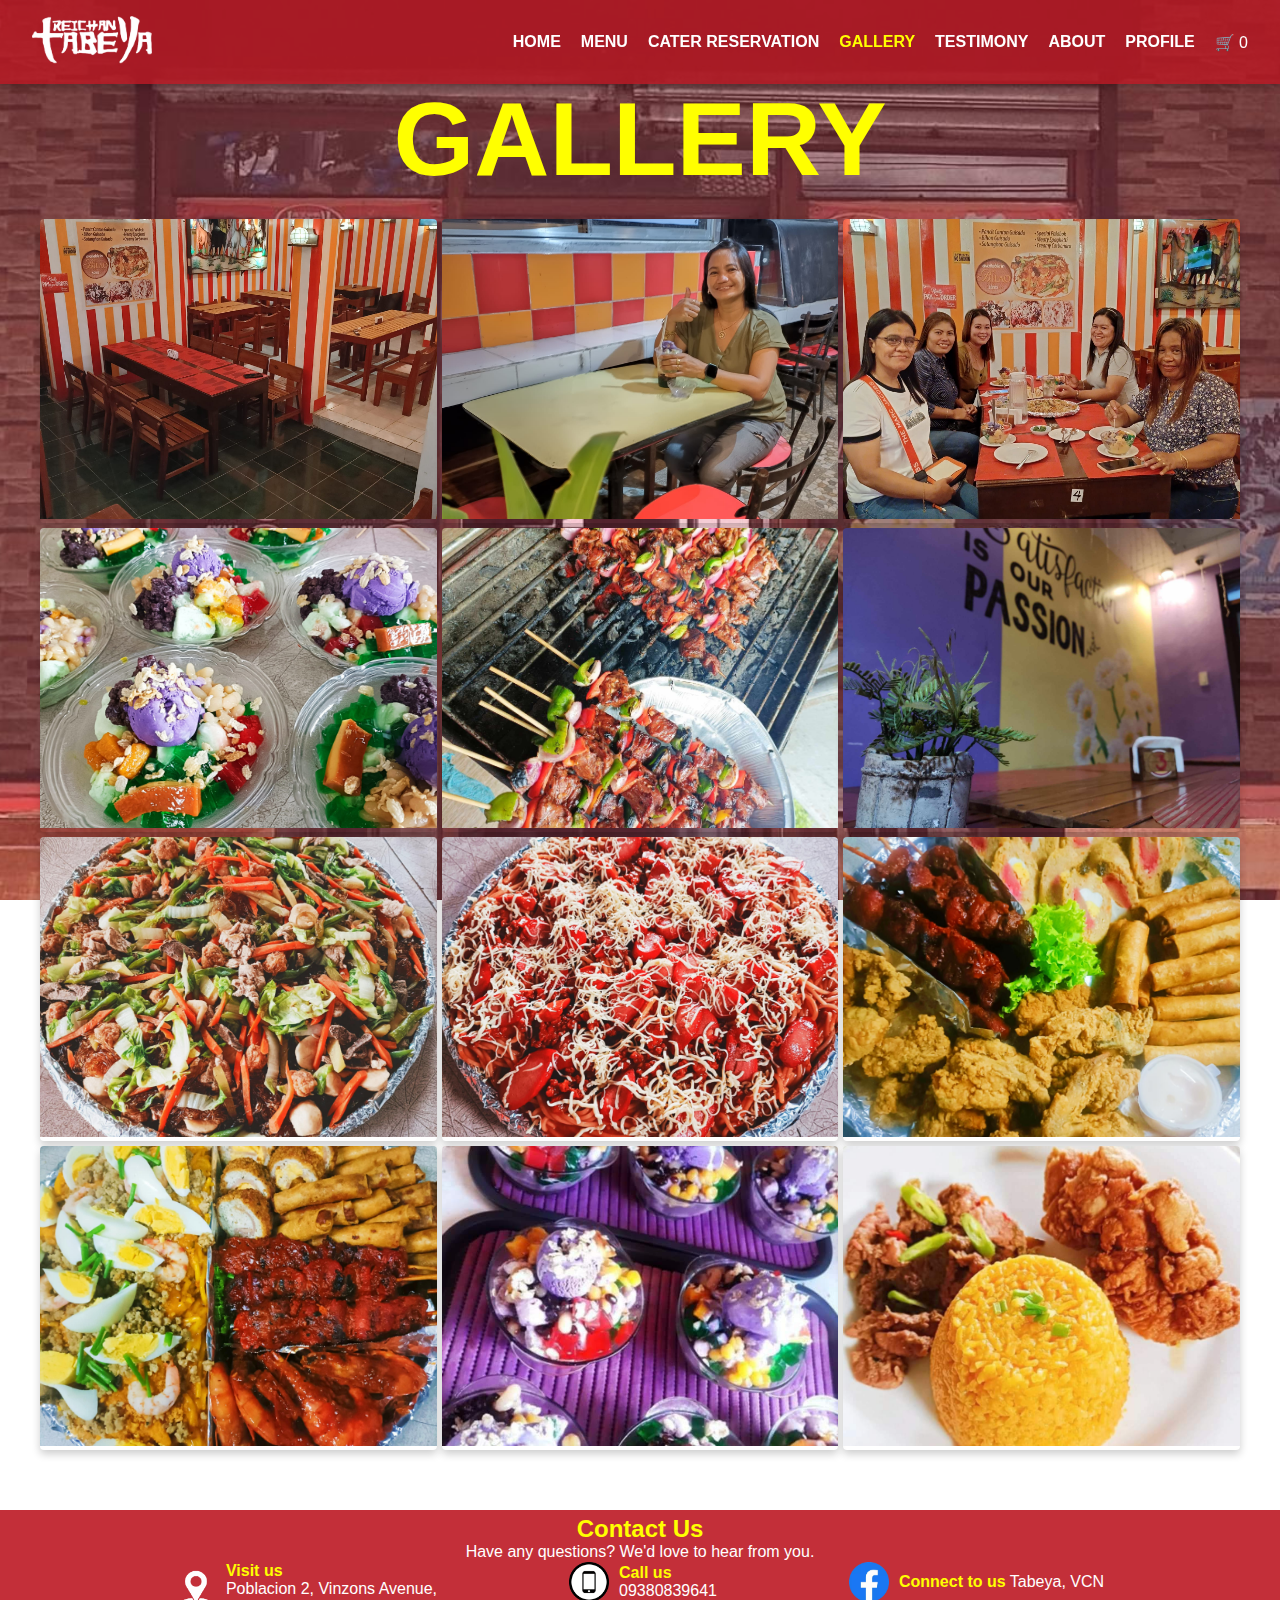
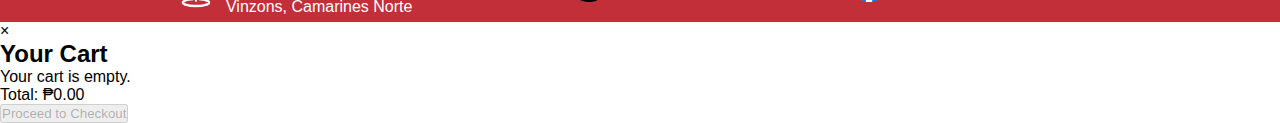
<file: IT100webDev-main/Tabeya/GALLERY.html>
<!DOCTYPE html>
<html lang="en">
<head>
    <meta charset="UTF-8">
    <meta name="viewport" content="width=device-width, initial-scale=1.0">
    <title>Gallery</title>
    <link rel="stylesheet" href="CSS/Gallery.css">
</head>
<body>
    <header>
        <div class="logo">
            <img src="Photo/Tabeya Name.png" alt="Tabeya Logo">
        </div>
        <nav>
            <a href="index.html">HOME</a>
            <a href="menu.html">MENU</a>
            <a href="CaterReservation.html" id="cater-reservation-link">CATER RESERVATION</a>
            <a href="GALLERY.html" class="active">GALLERY</a>
            <a href="Review.php">TESTIMONY</a>
            <a href="About.html">ABOUT</a>
            <a href="Login.html" id="account-link">PROFILE</a>
            <div class="cart-icon" id="view-cart-btn">
                🛒 <span class="cart-count" id="cart-item-count">0</span>
            </div>
        </nav>
    </header>

    <section class="gallery">
        <h1>GALLERY</h1>

        <div class="picpic">
            <div class="picpic-item" data-category="ambiance"><img src="Photo/gallery2.jpg" alt="Restaurant Ambiance"></div>
            <div class="picpic-item" data-category="food"><img src="Photo/gallery5.jpg" alt="Chef's Special Dish"></div>
            <div class="picpic-item" data-category="ambiance"><img src="Photo/gallery1.jpg" alt="Interior Seating Area"></div>
            <div class="picpic-item" data-category="food"><img src="Photo/gallery3.jpg" alt="Table Setting and Food"></div>
            <div class="picpic-item" data-category="ambiance"><img src="Photo/gallery4.jpg" alt="Restaurant Exterior"></div>
            <div class="picpic-item" data-category="food"><img src="Photo/OKE.jpg" alt="Oven-baked Chicken"></div>
            <div class="picpic-item" data-category="food"><img src="Photo/11.jpeg" alt="Dessert Platter"></div>
            <div class="picpic-item" data-category="food"><img src="Photo/spagspag.jpeg" alt="Spaghetti Bolognese"></div>
            <div class="picpic-item" data-category="food"><img src="Photo/222.jpeg" alt="Fried Rice Dish"></div>
            <div class="picpic-item" data-category="food"><img src="Photo/333.jpeg" alt="Grilled Meat Skewers"></div>
            <div class="picpic-item" data-category="drinks"><img src="Photo/halo.jpeg" alt="Refreshing Halo-Halo"></div>
            <div class="picpic-item" data-category="drinks"><img src="Photo/javanok.jpeg" alt="Iced Coffee Drink"></div>
        </div>
    </section>

    <footer>
        <div class="contact-section">
            <div class="container">
                <div class="contact-info">
                    <h2>Contact Us</h2>
                    <p>Have any questions? We'd love to hear from you.</p>
                    <div class="info-group">
                        <div class="info-item visit-us">
                            <img src="Photo/VisitUs.png" alt="Location Icon" class="icon">
                            <div>
                                <strong>Visit us</strong>
                                <p>Poblacion 2, Vinzons Avenue,<br>Vinzons, Camarines Norte</p>
                            </div>
                        </div>
                        <div class="info-item call-us">
                            <img src="Photo/Selpon.png" alt="Phone Icon" class="icon">
                            <div>
                                <strong>Call us</strong>
                                <p>09380839641</p>
                            </div>
                        </div>
                        <div class="info-item connect-us">
                            <img src="Photo/Facebook.png" alt="Facebook Icon" class="icon">
                            <div>
                                <strong>Connect to us</strong>
                                <a href="https://www.facebook.com/profile.php?id=100063540027038" target="_blank" class="no-underline">Tabeya, VCN</a>
                            </div>
                        </div>
                    </div>
                </div>
            </div>
        </div>
    </footer>

    <div id="cart-modal" class="modal">
        <div class="modal-content">
            <span class="close-btn">&times;</span>
            <h2>Your Cart</h2>
            <div id="cart-items">
                <p id="empty-cart-message">Your cart is empty.</p>
            </div>
            <div class="cart-summary">
                <p>Total: <span id="cart-total">₱0.00</span></p>
            </div>
            <button id="checkout-btn" disabled>Proceed to Checkout</button>
        </div>
    </div>


    <script>
    // ====================================================================
    // === CORE LOGIN/SECURITY FUNCTIONS ===
    // ====================================================================
    const LOGIN_PAGE = 'Login.html';
    const CATER_RESERVATION_PAGE = 'CaterReservation.html'; 
    const GALLERY_PAGE = 'GALLERY.html'; // Current Page

    /**
     * Checks if the user is logged in.
     * @returns {object|null} The user object if logged in, null otherwise.
     */
    function getCurrentUser() {
        try {
            return JSON.parse(localStorage.getItem('currentUser'));
        } catch (e) {
            console.error("Error parsing user data from localStorage:", e);
            return null;
        }
    }

    /**
     * Updates the PROFILE and CATER RESERVATION links based on login status.
     */
    function updateHeaderLinks() {
        const accountLink = document.getElementById('account-link');
        const caterLink = document.getElementById('cater-reservation-link');
        const user = getCurrentUser();

        // 1. Update PROFILE Link (Login/Logout State)
        if (accountLink) {
            accountLink.onclick = null; // Reset previous handler
            if (user) {
                // LOGGED IN STATE: Show name, allow logout
                accountLink.textContent = user.name.split(' ')[0].toUpperCase();
                accountLink.href = '#'; 
                
                accountLink.onclick = (e) => {
                    e.preventDefault();
                    if (confirm(`Are you sure you want to log out, ${user.name.split(' ')[0]}?`)) {
                        localStorage.removeItem('currentUser');
                        localStorage.removeItem('tabeyaCart');
                        window.location.href = 'index.html'; // Redirect to home page after logout
                    }
                };
            } else {
                // LOGGED OUT STATE: Show PROFILE, links to login page
                accountLink.textContent = 'PROFILE';
                accountLink.href = LOGIN_PAGE;
            }
        }
        
        // 2. Secure CATER RESERVATION Link
        if (caterLink) {
            caterLink.onclick = null;
            if (!user) {
                caterLink.addEventListener('click', (e) => {
                    e.preventDefault();
                    alert("You must log in to access the Cater Reservation page.");
                    localStorage.setItem('redirectAfterLogin', CATER_RESERVATION_PAGE);
                    window.location.href = LOGIN_PAGE;
                });
            } else {
                // If logged in, the link works normally
                caterLink.href = CATER_RESERVATION_PAGE;
            }
        }
    }

    // ====================================================================
    // === CART MANAGEMENT LOGIC ===
    // ====================================================================
    const cartModal = document.getElementById('cart-modal');
    const viewCartBtn = document.getElementById('view-cart-btn');
    // Using a more specific selector for the cart modal close button
    const closeBtn = document.querySelector('#cart-modal .close-btn'); 
    const cartCountElement = document.getElementById('cart-item-count');
    const cartItemsContainer = document.getElementById('cart-items');
    const cartTotalElement = document.getElementById('cart-total');
    const checkoutBtn = document.getElementById('checkout-btn');
    
    let cart = JSON.parse(localStorage.getItem('tabeyaCart')) || [];

    function saveCart() {
        localStorage.setItem('tabeyaCart', JSON.stringify(cart));
    }

    function updateCartCount() {
        const totalItems = cart.reduce((sum, item) => sum + item.quantity, 0);
        cartCountElement.textContent = totalItems;
    }

    function updateCartTotal() {
        const total = cart.reduce((sum, item) => sum + (item.price * item.quantity), 0);
        cartTotalElement.textContent = `₱${total.toFixed(2)}`;
        // Disable checkout if cart is empty OR user is not logged in
        checkoutBtn.disabled = cart.length === 0 || !getCurrentUser(); 
    }

    function renderCart() {
        cartItemsContainer.innerHTML = '';
        if (cart.length === 0) {
            cartItemsContainer.innerHTML = '<p id="empty-cart-message" style="text-align: center; color: #888; margin-top: 20px;">Your cart is empty.</p>';
        } else {
            cart.forEach((item, index) => {
                const itemDiv = document.createElement('div');
                itemDiv.classList.add('cart-item');
                itemDiv.innerHTML = `
                    <div class="item-details">
                        <span class="item-name">${item.name}</span>
                        <span class="item-price">₱${(item.price * item.quantity).toFixed(2)}</span>
                    </div>
                    <div class="item-controls">
                        <button class="qty-btn" data-index="${index}" data-action="decrease">-</button>
                        <span class="item-quantity">${item.quantity}</span>
                        <button class="qty-btn" data-index="${index}" data-action="increase">+</button>
                        <button class="remove-btn" data-index="${index}">Remove</button>
                    </div>
                `;
                cartItemsContainer.appendChild(itemDiv);
            });
        }
        updateCartTotal();
        saveCart();
    }

    // Open Modal - SECURED
    viewCartBtn.addEventListener('click', () => {
        if (!getCurrentUser()) {
             alert("You must log in to view your cart.");
             localStorage.setItem('redirectAfterLogin', GALLERY_PAGE);
             window.location.href = LOGIN_PAGE;
             return;
        }
        renderCart(); 
        cartModal.style.display = 'block';
    });

    // Close Modal (X button)
    if (closeBtn) {
        closeBtn.addEventListener('click', () => {
            cartModal.style.display = 'none';
        });
    }

    // Close Modal (Click outside)
    window.addEventListener('click', (event) => {
        if (event.target === cartModal) {
            cartModal.style.display = 'none';
        }
    });

    // Checkout Button Handler - SECURED
    checkoutBtn.addEventListener('click', () => {
        if (!getCurrentUser()) {
            alert("You must log in to proceed to checkout.");
            localStorage.setItem('redirectAfterLogin', GALLERY_PAGE);
            window.location.href = LOGIN_PAGE;
            return;
        }
        if (cart.length > 0) {
            alert("Redirecting to checkout page...");
            // **TODO:** window.location.href = 'Checkout.html'; 
        }
    });

    // Quantity Control Handler - Secured
    cartItemsContainer.addEventListener('click', (e) => {
        const target = e.target;
        const index = parseInt(target.getAttribute('data-index'));

        if (!isNaN(index) && getCurrentUser()) {
            const item = cart[index];
            
            if (target.classList.contains('qty-btn')) {
                const action = target.getAttribute('data-action');
                if (action === 'increase') {
                    item.quantity += 1;
                } else if (action === 'decrease' && item.quantity > 1) {
                    item.quantity -= 1;
                } else if (action === 'decrease' && item.quantity === 1) {
                    cart.splice(index, 1);
                }
                renderCart();
            } else if (target.classList.contains('remove-btn')) {
                cart.splice(index, 1);
                renderCart();
            }
        }
    });

    // ====================================================================
    // === GALLERY LIGHTBOX LOGIC ===
    // ====================================================================

    const lightboxModal = document.getElementById('image-lightbox-modal');
    const lightboxImg = document.getElementById('lightbox-image');
    const lightboxClose = document.querySelector('.close-lightbox');
    const galleryItems = document.querySelectorAll('.picpic-item img');

    // Open Lightbox
    galleryItems.forEach(item => {
        item.addEventListener('click', function() {
            lightboxModal.style.display = "block";
            lightboxImg.src = this.src;
            // You can uncomment the line below if you want to show the alt text as a caption
            // document.getElementById('caption').innerHTML = this.alt;
        });
    });

    // Close Lightbox (X button)
    if (lightboxClose) {
        lightboxClose.addEventListener('click', function() {
            lightboxModal.style.display = "none";
        });
    }

    // Close Lightbox (Click outside)
    window.addEventListener('click', function(event) {
        if (event.target === lightboxModal) {
            lightboxModal.style.display = "none";
        }
    });


    // ====================================================================
    // === INITIALIZATION ===
    // ====================================================================
    document.addEventListener('DOMContentLoaded', () => {
        updateCartCount();
        updateHeaderLinks();
    });
    
    </script>
</body>
</html>
</file>
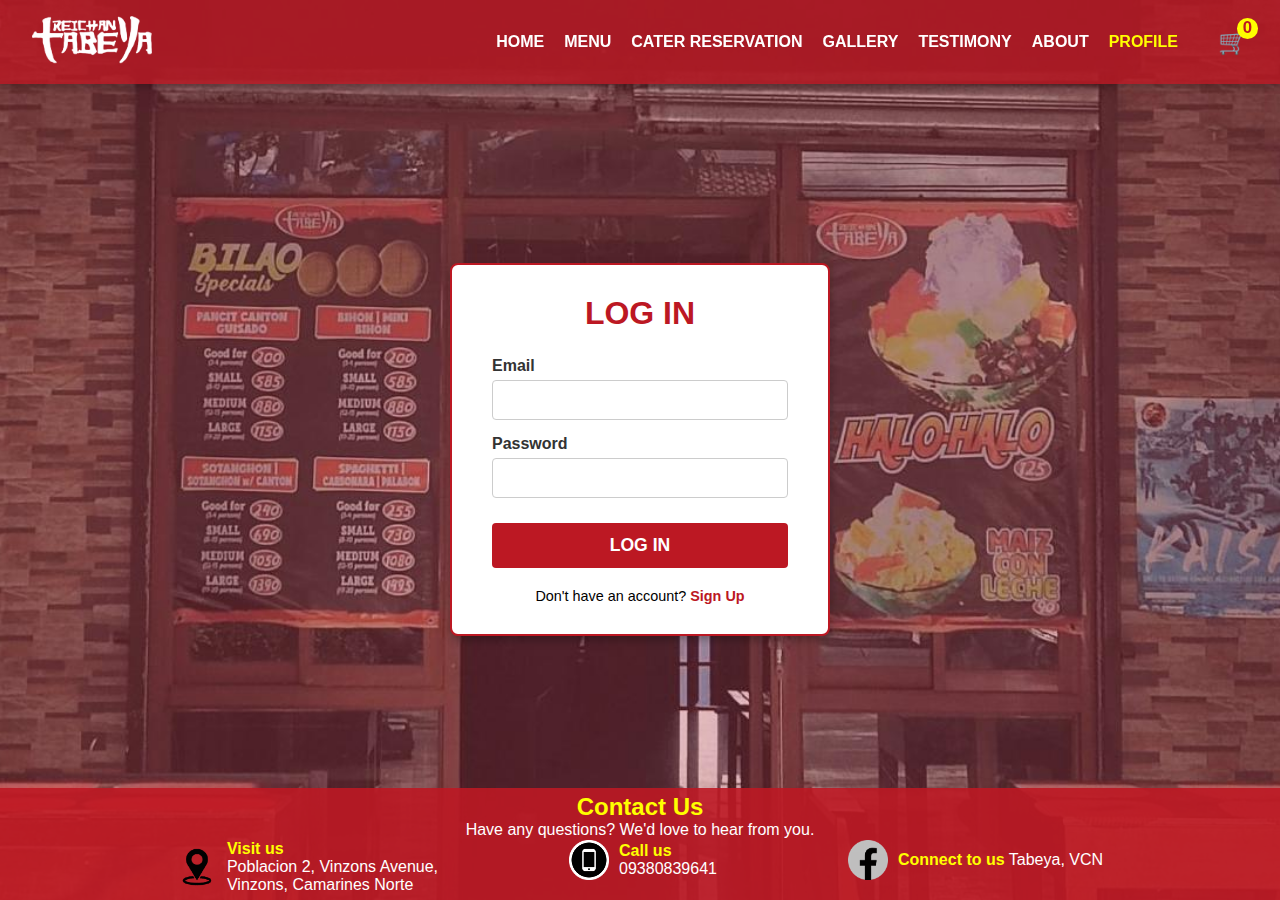
<file: IT100webDev-main/Tabeya/Login.html>
<!DOCTYPE html>
<html lang="en">
<head>
    <meta charset="UTF-8">
    <meta name="viewport" content="width=device-width, initial-scale=1.0">
    <title>Login / Sign Up</title>
    <link rel="stylesheet" href="CSS/Menu.css">
    <link rel="stylesheet" href="CSS/Login.css">
</head>
<body>

    <header>
        <div class="logo">
            <img src="Photo/Tabeya Name.png" alt="Tabeya Logo">
        </div>
        <nav>
            <a href="index.html" >HOME</a> 
            <a href="Menu.html" >MENU</a>
            <a href="CaterReservation.html">CATER RESERVATION</a>
            <a href="GALLERY.html">GALLERY</a>
            <a href="Review.html">TESTIMONY</a>
            <a href="About.html">ABOUT</a>
            <a href="Login.html" class="active">PROFILE</a>
            <div class="cart-icon" id="view-cart-btn">
                🛒 <span class="cart-count" id="cart-item-count">0</span>
            </div>
        </nav>
    </header>

    <div class="login-container">
        <div id="form-content"></div>
    </div>

    <footer>
        <div class="contact-section">
            <div class="container">
                <div class="contact-info">
                    <h2>Contact Us</h2>
                    <p>Have any questions? We'd love to hear from you.</p>
                    <div class="info-group">
                        <div class="info-item visit-us">
                            <img src="Photo/VisitUs.png" alt="Location Icon" class="icon">
                            <div>
                                <strong>Visit us</strong>
                                <p>Poblacion 2, Vinzons Avenue,<br>Vinzons, Camarines Norte</p>
                            </div>
                        </div>
                        <div class="info-item call-us">
                            <img src="Photo/Selpon.png" alt="Phone Icon" class="icon">
                            <div>
                                <strong>Call us</strong>
                                <p>09380839641</p>
                            </div>
                        </div>
                        <div class="info-item connect-us">
                            <img src="Photo/Facebook.png" alt="Facebook Icon" class="icon">
                            <div>
                                <strong>Connect to us</strong>
                                <a href="https://www.facebook.com/profile.php?id=100063540027038" target="_blank" class="no-underline">Tabeya, VCN</a>
                            </div>
                        </div>
                    </div>
                </div>
            </div>
        </div>
    </footer>

    <script>
    const formContent = document.getElementById('form-content');
    let isLoginMode = true;

    // --- MOCK USER DATABASE (For demonstration only) ---
    let users = JSON.parse(localStorage.getItem('tabeyaUsers')) || [];

    function saveUsers() {
        localStorage.setItem('tabeyaUsers', JSON.stringify(users));
    }
    
    // --- 1. RENDER LOGIN FORM HTML ---
    function renderLoginForm() {
        formContent.innerHTML = `
            <h2>LOG IN</h2>
            <form id="login-form"> 
                <div class="form-group">
                    <label for="login-email">Email</label>
                    <input type="email" id="login-email" name="email" required>
                </div>
                <div class="form-group">
                    <label for="login-password">Password</label>
                    <input type="password" id="login-password" name="password" required>
                </div>
                <button type="submit">LOG IN</button>
            </form>
            <div class="login-options">
                Don't have an account? <a href="#" id="switch-to-signup">Sign Up</a>
            </div>
        `;
        // Attach event listener for form submission
        document.getElementById('login-form').addEventListener('submit', handleLogin);
        
        document.getElementById('switch-to-signup').addEventListener('click', (e) => {
            e.preventDefault();
            isLoginMode = false;
            renderSignupForm();
        });
    }

    // --- 2. RENDER SIGN-UP FORM HTML ---
    function renderSignupForm() {
        formContent.innerHTML = `
            <h2>SIGN UP</h2>
            <form id="signup-form"> 
                <div class="form-group">
                    <label for="signup-name">Full Name</label>
                    <input type="text" id="signup-name" name="name" required>
                </div>
                <div class="form-group">
                    <label for="signup-email">Email</label>
                    <input type="email" id="signup-email" name="email" required>
                </div>
                <div class="form-group">
                    <label for="signup-password">Password</label>
                    <input type="password" id="signup-password" name="password" required>
                </div>
                <div class="form-group">
                    <label for="signup-confirm-password">Confirm Password</label>
                    <input type="password" id="signup-confirm-password" name="confirm_password" required>
                    <p id="password-match-message" style="display: none;"></p>
                </div>
                <button type="submit" id="signup-button" disabled>SIGN UP</button>
            </form>
            <div class="login-options">
                Already have an account? <a href="#" id="switch-to-login">Log In</a>
            </div>
        `;
        // Attach event listener for form submission
        document.getElementById('signup-form').addEventListener('submit', handleSignup);
        
        // Add event listeners for switching back and password validation
        document.getElementById('switch-to-login').addEventListener('click', (e) => {
            e.preventDefault();
            isLoginMode = true;
            renderLoginForm();
        });

        const passwordInput = document.getElementById('signup-password');
        const confirmInput = document.getElementById('signup-confirm-password');
        const messageElement = document.getElementById('password-match-message');
        const signupButton = document.getElementById('signup-button');

        function validatePasswords() {
            const password = passwordInput.value;
            const confirmPassword = confirmInput.value;
            
            if (password && confirmPassword) {
                if (password === confirmPassword) {
                    messageElement.style.display = 'block';
                    messageElement.textContent = 'Passwords Match!';
                    messageElement.style.backgroundColor = '#008000'; // Green
                    messageElement.style.color = '#fff';
                    signupButton.disabled = false;
                } else {
                    messageElement.style.display = 'block';
                    messageElement.textContent = 'Passwords do not match.';
                    messageElement.style.backgroundColor = '#BC1823'; // Red
                    messageElement.style.color = '#fff';
                    signupButton.disabled = true;
                }
            } else {
                messageElement.style.display = 'none';
                signupButton.disabled = true;
            }
        }
        
        passwordInput.addEventListener('input', validatePasswords);
        confirmInput.addEventListener('input', validatePasswords);
    }

    // --- 3. HANDLE FORM SUBMISSIONS & LOGIC ---
    
    // Function to perform the actual log out
    function performLogout() {
        localStorage.removeItem('currentUser');
        localStorage.removeItem('redirectAfterLogin'); // IMPORTANT: clear this on logout
        alert("You have been successfully logged out.");
        window.location.href = 'Login.html'; // Redirect to the login page
    }

    function handleLogin(e) {
        e.preventDefault();
        const email = document.getElementById('login-email').value;
        const password = document.getElementById('login-password').value;
        
        const user = users.find(u => u.email === email && u.password === password);

        if (user) {
            // SUCCESS: Save login state and user info to localStorage
            localStorage.setItem('currentUser', JSON.stringify({ name: user.name, email: user.email }));
            
            // Check for redirect URL from rating system
            const redirectUrl = localStorage.getItem('redirectAfterLogin') || 'index.html';
            localStorage.removeItem('redirectAfterLogin'); // Clean up the redirect flag
            
            alert(`Welcome back, ${user.name}!`);
            window.location.href = redirectUrl;
        } else {
            alert("Login failed. Check your email and password.");
        }
    }
    
    function handleSignup(e) {
        e.preventDefault();
        const name = document.getElementById('signup-name').value;
        const email = document.getElementById('signup-email').value;
        const password = document.getElementById('signup-password').value;
        
        // Basic validation
        if (users.find(u => u.email === email)) {
            alert("Account already exists with this email.");
            return;
        }
        
        // SUCCESS: Add new user to the mock database
        const newUser = { name, email, password };
        users.push(newUser);
        saveUsers();
        
        // Auto-log in and save state
        localStorage.setItem('currentUser', JSON.stringify({ name: newUser.name, email: newUser.email }));

        // Check for redirect URL from rating system
        const redirectUrl = localStorage.getItem('redirectAfterLogin') || 'index.html';
        localStorage.removeItem('redirectAfterLogin'); // Clean up the redirect flag

        alert(`Sign up successful! Welcome, ${newUser.name}!`);
        window.location.href = redirectUrl;
    }

    // --- 4. ACCOUNT HEADER LINK UPDATE (Crucial for this file) ---
    function updateAccountLink() {
        const accountLink = document.getElementById('account-link');
        const user = JSON.parse(localStorage.getItem('currentUser'));

        if (user && accountLink) {
            // If logged in, show the user's name
            accountLink.textContent = user.name.split(' ')[0].toUpperCase();
            accountLink.href = 'Account.html'; // Assuming you have an Account page
            
            // Add Logout function for the account link (optional, but good practice)
            accountLink.onclick = (e) => { // Using onclick instead of addEventListener to ensure only one handler exists
                e.preventDefault();
                if (confirm(`Are you sure you want to log out, ${user.name.split(' ')[0]}?`)) {
                    performLogout();
                }
            };

        } else if (accountLink) {
            // If not logged in, ensure it shows "LOG IN" and links to this page
            accountLink.textContent = 'LOG IN';
            accountLink.href = 'Login.html';
            accountLink.onclick = null; // Clear any old event listeners
        }
    }


    // --- 5. INITIALIZATION (WHERE THE LOGOUT BUTTON IS ADDED) ---
    document.addEventListener('DOMContentLoaded', () => {
        // Check if the user is already logged in
        const currentUser = localStorage.getItem('currentUser');
        updateAccountLink(); // Always run this to update the header

        if (currentUser) {
            const user = JSON.parse(currentUser);
            
            // Render the "Logged In" page content with a prominent LOG OUT button
            formContent.innerHTML = `
                <h2 style="color: #BC1823;">Welcome Back, ${user.name.split(' ')[0]}!</h2>
                <p style="text-align: center; margin-top: 20px; font-size: 1.1em;">
                    You are currently logged in as <strong>${user.email}</strong>.
                </p>
                <div style="text-align: center; margin-top: 30px;">
                    <button id="main-logout-btn" style="padding: 12px 30px; background-color: #BC1823; color: white; border: none; border-radius: 4px; cursor: pointer; font-size: 1.2em; font-weight: bold; margin-bottom: 15px;">
                        LOG OUT
                    </button>
                    <br>
                    <a href="index.html" style="color: #444; text-decoration: underline;">Continue Browsing</a>
                </div>
            `;
            
            // Attach the log out function to the new button
            document.getElementById('main-logout-btn').addEventListener('click', () => {
                if (confirm(`Are you sure you want to log out, ${user.name.split(' ')[0]}?`)) {
                    performLogout();
                }
            });

        } else {
            // If not logged in, show the default login/signup form
            renderLoginForm();
        }
    });
</script>
</body>
</html>
</file>
<file: IT100webDev-main/Tabeya/CSS/Home.css>
/* =========================================== */
/* === GLOBAL & LAYOUT STYLES === */
/* =========================================== */

* {
    margin: 0;
    padding: 0;
    box-sizing: border-box;
}

html, body {
    height: 100%;
}

body {
    background-image: url('../Photo/Background.jpg');
    background-size: cover;
    background-position: center;
    background-attachment: fixed;
    font-family: Arial, sans-serif;
    display: flex;
    flex-direction: column;
    padding-top: 60px; /* Space for the fixed header */
    min-height: 100vh; 
}

/* =========================================== */
/* === HEADER/NAVIGATION STYLES (UPDATED) === */
/* =========================================== */

header {
    position: fixed;
    top: 0;
    left: 0;
    right: 0;
    background-color: rgba(188, 24, 35, 0.8);
    color: white;
    display: flex;
    justify-content: space-between;
    align-items: center;
    padding: 1rem 2rem;
    z-index: 100;
    box-shadow: 0 4px 6px rgba(0, 0, 0, 0.2);
}

header .logo img {
    max-width: 120px;
    height: auto;
}

nav {
    display: flex;
    /* UPDATED: Align items centrally to match cart icon */
    align-items: center; 
    gap: 20px;
}

nav a {
    color: white;
    font-weight: bold;
    text-decoration: none;
}

nav a:hover, nav a:active {
    color: yellow;
}

nav a.active {
    color: yellow;
}

/* =========================================== */
/* === CART & MODAL STYLES (COPIED) === */
/* =========================================== */

/* Cart Icon in Header */
.cart-icon {
    font-size: 1.5em;
    cursor: pointer;
    margin-left: 20px;
    position: relative;
    color: white; 
}

.cart-count {
    position: absolute;
    top: -10px;
    right: -10px;
    background-color: yellow;
    color: #BC1823;
    border-radius: 50%;
    padding: 2px 6px;
    font-size: 0.7em;
    font-weight: bold;
    line-height: 1; 
}

/* Add to Cart Button on Menu Items */
.add-to-cart-btn {
    background-color: #ffffff;
    color: rgb(0, 0, 0);
    border: none;
    padding: 8px 15px;
    margin-top: 10px;
    border-radius: 4px;
    cursor: pointer;
    font-size: 0.9em;
    font-weight: bold;
    transition: background-color 0.2s;
    width: 100%; /* Make button take full width of its container */
    box-sizing: border-box;
}

.add-to-cart-btn:hover {
    background-color: #a0141d;
}

/* --- Modal Styles --- */
.modal {
    display: none; /* Hidden by default */
    position: fixed;
    z-index: 200; /* Above header */
    left: 0;
    top: 0;
    width: 100%;
    height: 100%;
    overflow: auto;
    background-color: rgba(0,0,0,0.4); /* Black w/ opacity */
}

.modal-content {
    background-color: #fefefe;
    /* Centered in view, slight adjustment for aesthetics */
    margin: 10vh auto; 
    padding: 20px;
    border: 1px solid #888;
    width: 90%; 
    max-width: 500px;
    border-radius: 8px;
    box-shadow: 0 5px 15px rgba(0,0,0,0.3);
    position: relative;
}

.close-btn {
    color: #aaa;
    float: right;
    font-size: 28px;
    font-weight: bold;
}

.close-btn:hover,
.close-btn:focus {
    color: #BC1823;
    text-decoration: none;
    cursor: pointer;
}

/* Cart Item List Styles */
#cart-items-list {
    max-height: 300px;
    overflow-y: auto;
    border-top: 1px solid #eee;
    padding-top: 10px;
    margin-bottom: 15px;
}

.cart-item {
    display: flex;
    align-items: center;
    padding: 10px 0;
    border-bottom: 1px dashed #ddd;
}

.cart-item:last-child {
    border-bottom: none;
}

.cart-item-image {
    width: 50px;
    height: 50px;
    object-fit: cover;
    margin-right: 15px;
    border-radius: 4px;
}

.cart-item-info {
    flex-grow: 1;
    display: flex;
    flex-direction: column;
}

.cart-item-name {
    font-weight: bold;
    font-size: 0.9em;
    color: #333;
}

.cart-item-price {
    font-size: 0.8em;
    color: #666;
}

.cart-item-controls {
    display: flex;
    align-items: center;
    margin-right: 15px;
}

.cart-item-controls button {
    background: #BC1823;
    color: white;
    border: none;
    padding: 3px 8px;
    cursor: pointer;
    border-radius: 4px;
    font-size: 0.9em;
    margin: 0 2px;
    line-height: 1;
}

.cart-item-controls button:hover {
    background: #a0141d;
}

.cart-item-qty {
    display: inline-block;
    min-width: 20px;
    text-align: center;
    font-weight: bold;
    color: #333;
}

.cart-item-subtotal {
    font-weight: bold;
    min-width: 60px;
    text-align: right;
    color: #BC1823;
}

.cart-summary {
    text-align: right;
    font-size: 1.2em;
    margin-top: 15px;
    padding-top: 10px;
    border-top: 2px solid #BC1823;
}

#checkout-btn {
    width: 100%;
    padding: 12px;
    margin-top: 15px;
    background-color: #008000; /* Green for checkout */
    color: white;
    border: none;
    border-radius: 4px;
    cursor: pointer;
    font-size: 1.1em;
    font-weight: bold;
    transition: background-color 0.2s;
}

#checkout-btn:hover {
    background-color: #006400;
}


/* =========================================== */
/* === HOME PAGE SPECIFIC STYLES (Original) === */
/* =========================================== */

.logo-container {
    text-align: center;
    margin-top: 150px;
    margin-bottom: 50px;
}

.logo-container img {
    max-width: 900px;
    width: 100%;
    height: auto;
    margin-bottom: 50px;
}

.h1-container {
    margin-top: 20px;
    margin-bottom: 10px;
}

.h1-container h1 {
    font-size: 6em;
    font-family: 'arial black';
    text-align: center;
    color: yellow;
}

.offerings {
    display: grid;
    grid-template-columns: 1fr;
    gap: 30px;
    max-width: 1000px;
    margin: 0 auto;
    justify-items: center;
    align-items: center;
    margin-bottom: 40px;
}

.item {
    background-color: rgba(188, 24, 35, 0.8);
    padding: 30px;
    border-radius: 8px;
    width: 100%;
    max-width: 1000px;
    text-align: left;
    display: flex;
    align-items: center;
    color: #fff;
    font-size: 1.5em;
}

.item h2 {
    font-size: 2em;
    font-family: 'arial black';
    color: yellow;
    margin-top: auto;
    margin-bottom: 20px;
}

.item p {
    text-align: justify;
    font-size: 1em;
    font-family: 'arial bold';
    line-height: 1;
    margin-bottom: auto;
}

.item img {
    width: 300px;
    height: 250px;
    object-fit: cover;
    border-radius: 8px;
    margin-right: 30px;
}

.info-section {
    margin-top: 40px;
    background-color: rgba(188, 24, 35, 0.6);
    color: #fff;
    padding: 10px;
    text-align: center;
    border-radius: 2px;
    line-height: 1.5;
    font-family: 'arial black';
    margin-bottom: 60px;
}

.quote {
    font-family: 'arial black';
    color: yellow;
    font-size: 3.8em;
    margin-top: 10px;
}

.quote3 {
    font-family: 'arial black';
    color: white;
    font-size: 2em;
    margin-top: 30px;
}

.quote-with-border {
    border: 1px solid yellow;
    padding: 10px;
    margin: 10px auto;
    margin-left: 20px;
    margin-right: 20px;
    display: inline-block;
    text-align: center;
    border-radius: 8px;
    font-family: 'Arial Black', sans-serif;
    color: white;
    background-color: rgba(188, 24, 35, 0.9);
}

.quote-with-border h3 {
    margin: 0;
    font-size: 4em;
    color:rgba(255, 255, 255, 0.9);
    margin-left: 20px;
    margin-right: 20px;
}

.quote-with-border p {
    margin: 0px 0 0;
    font-size: 5.5em;
    color:rgba(255, 255, 255, 0.9);
    margin-left: 20px;
    margin-right: 20px;
}

/* =========================================== */
/* === FOOTER STYLING (Original) === */
/* =========================================== */

footer {
    width: 100%;
    flex-shrink: 0; 
}

.contact-section {
    background-color: rgba(188, 24, 35, 0.9);
    padding: 5px; 
    height: auto; 
    width: 100%;
}

.container {
    max-width: 1200px;
    margin: 0 auto;
    display: flex;
    justify-content: center;
    flex-wrap: wrap;
}

.contact-info {
    max-width: 100%;
    text-align: center;
    color: yellow;
}

.contact-info h2 {
    font-size: 1.5em;
    color: yellow;
}

.contact-info p {
    font-size: 1em;
    color: rgb(255, 255, 255);
}

.info-group {
    display: flex;
    justify-content: space-between; 
    align-items: flex-start; 
    flex-wrap: nowrap; 
    gap: 1px; 
}

/* Unique explicit margins for desktop view */
.info-item.visit-us {
    margin-right: 130px; 
}

.info-item.connect-us {
    margin-left: 130px; 
}

.info-item {
    display: flex;
    align-items: center;
    margin-top: 1px;
    margin-bottom: 1px;
    text-align: left;
}

.icon {
    width: 40px;
    height: 40px;
    margin-right: 10px;
    filter: invert(100%) sepia(100%) saturate(0%) hue-rotate(287deg) brightness(108%) contrast(100%); 
}

.no-underline {
    color: white;
    text-decoration: none;
}

.no-underline:hover {
    text-decoration: underline;
    color: yellow;
}

/* =========================================== */
/* === MEDIA QUERIES (Responsive Design) === */
/* =========================================== */

/* Tablet Styles (768px - 1024px) */
@media (max-width: 1024px) {
    /* Navigation */
    header {
        flex-direction: column;
        padding: 1rem;
    }

    header .logo img {
        max-width: 100px;
        margin-bottom: 1rem;
    }

    /* Important adjustment for nav alignment on tablet */
    nav {
        flex-wrap: wrap;
        justify-content: center;
        gap: 15px;
        /* Ensure all nav elements are centered */
        width: 100%;
    }
    
    /* Logo Container */
    .logo-container {
        margin-top: 100px;
    }

    .logo-container img {
        max-width: 70%;
    }

    /* Offerings Section */
    .offerings {
        grid-template-columns: 1fr;
        gap: 20px;
    }

    .item {
        flex-direction: column;
        text-align: center;
    }

    .item img {
        width: 100%;
        max-width: 400px;
        margin-right: 0;
        margin-bottom: 20px;
    }

    /* Headings */
    .h1-container h1 {
        font-size: 4em;
    }

    .quote {
        font-size: 2.5em;
    }

    .quote3 {
        font-size: 1.5em;
    }

    .quote-with-border h3 {
        font-size: 3em;
    }

    .quote-with-border p {
        font-size: 4em;
    }

    /* Menu Grid (If used on home page, keeping the mobile style simple for this file) */
    .menu-grid2 {
        grid-template-columns: repeat(auto-fit, minmax(300px, 1fr)); 
    }

    /* Footer - Stacking items */
    .info-group {
        flex-direction: column;
        align-items: center;
    }

    /* Resetting explicit margins for stacking */
    .info-item.visit-us,
    .info-item.connect-us,
    .info-item.call-us {
        margin: 10px 0; 
    }

    .info-item {
        justify-content: center;
        text-align: center;
        min-width: 90%;
    }
    
    /* Adjust modal for tablet screens */
    .modal-content {
        margin: 20% auto;
        width: 90%;
    }
}

/* Mobile Styles (up to 767px) */
@media (max-width: 767px) {
    body {
        /* Remove padding-top for static header */
        padding-top: 0;
    }

    header {
        /* Set header to static flow on small screens to prevent covering content */
        position: static;
        flex-direction: column;
        padding: 10px;
    }

    .logo-container {
        margin-top: 50px;
    }

    .logo-container img {
        max-width: 90%;
    }

    .h1-container h1 {
        font-size: 2.5em;
    }

    .offerings {
        gap: 15px;
    }

    .item {
        padding: 15px;
    }

    .item h2 {
        font-size: 1.5em;
    }

    .item p {
        font-size: 0.9em;
    }

    .quote {
        font-size: 1.8em;
    }

    .quote3 {
        font-size: 1em;
    }

    .quote-with-border h3 {
        font-size: 2em;
        margin-left: 10px;
        margin-right: 10px;
    }

    .quote-with-border p {
        font-size: 3em;
        margin-left: 10px;
        margin-right: 10px;
    }

    /* Footer - Stack icon and text for very small screens */
    .info-group {
        flex-direction: column;
    }
    
    .info-item {
        flex-direction: column; 
        align-items: center;
        margin-bottom: 15px;
    }
    
    .icon {
        margin: 0 0 5px 0;
    }
    
    /* Adjust modal for small screens */
    .modal-content {
        margin: 5vh auto;
    }
    
    .cart-item {
        flex-wrap: wrap;
        justify-content: space-between;
    }
    
    .cart-item-info {
        flex-grow: 0;
        width: 100%;
        margin-bottom: 5px;
    }
    
    .cart-item-controls {
        order: 3;
    }
    
    .cart-item-subtotal {
        order: 4;
    }
    
    /* Hide specific menu classes not used by original index.html but present in copied style structure */
    .menu-grid2, .menu-section, .menu-category {
        display: block; /* Keeping them for the Menu.html file */
    }
    
    .menu-grid2 {
        grid-template-columns: 1fr; /* Single column on mobile */
    }
}
</file>
<file: IT100webDev-main/Tabeya/CSS/About.css>
/* =========================================== */
/* === GLOBAL & LAYOUT STYLES === */
/* =========================================== */

* {
    margin: 0;
    padding: 0;
    box-sizing: border-box;
}

html, body {
    height: 100%;
}

body {
    background-image: url('../Photo/Background.jpg');
    background-size: cover;
    background-position: center;
    background-attachment: fixed;
    font-family: Arial, sans-serif;
    display: flex;
    flex-direction: column;
    /* Added padding-top for fixed header */
    padding-top: 60px;
    min-height: 100vh;
}

/* =========================================== */
/* === HEADER/NAVIGATION STYLES (Adjusted for Cart) === */
/* =========================================== */

header {
    position: fixed;
    top: 0;
    left: 0;
    right: 0;
    background-color: rgba(188, 24, 35, 0.8);
    color: white;
    display: flex;
    justify-content: space-between;
    /* IMPORTANT: Ensure header items align with cart icon */
    align-items: center;
    padding: 1rem 2rem;
    z-index: 100;
    box-shadow: 0 4px 6px rgba(0, 0, 0, 0.2);
}

header .Name img {
    max-width: 120px;
    height: auto;
}

nav {
    display: flex;
    /* IMPORTANT: Ensure nav links align with cart icon */
    align-items: center;
    gap: 20px;
}

nav a {
    color: white;
    font-weight: bold;
    text-decoration: none;
}

nav a:hover, nav a:active {
    color: yellow;
}

nav a.active {
    color: yellow;
}

/* =========================================== */
/* === CART & MODAL STYLES (COPIED) === */
/* =========================================== */

/* Cart Icon in Header */
.cart-icon {
    font-size: 1.5em;
    cursor: pointer;
    margin-left: 20px;
    position: relative;
    color: white;
}

.cart-count {
    position: absolute;
    top: -10px;
    right: -10px;
    background-color: yellow;
    color: #BC1823;
    border-radius: 50%;
    padding: 2px 6px;
    font-size: 0.7em;
    font-weight: bold;
    line-height: 1;
}

/* Add to Cart Button (Added for consistency) */
.add-to-cart-btn {
    background-color: #ffffff;
    color: rgb(0, 0, 0);
    border: none;
    padding: 8px 15px;
    margin-top: 10px;
    border-radius: 4px;
    cursor: pointer;
    font-size: 0.9em;
    font-weight: bold;
    transition: background-color 0.2s;
    width: 100%;
    box-sizing: border-box;
}

.add-to-cart-btn:hover {
    background-color: #a0141d;
}

/* --- Modal Styles --- */
.modal {
    display: none; /* Hidden by default */
    position: fixed;
    z-index: 200; /* Above header */
    left: 0;
    top: 0;
    width: 100%;
    height: 100%;
    overflow: auto;
    background-color: rgba(0,0,0,0.4); /* Black w/ opacity */
}

.modal-content {
    background-color: #fefefe;
    margin: 10vh auto;
    padding: 20px;
    border: 1px solid #888;
    width: 90%;
    max-width: 500px;
    border-radius: 8px;
    box-shadow: 0 5px 15px rgba(0,0,0,0.3);
    position: relative;
}

.close-btn {
    color: #aaa;
    float: right;
    font-size: 28px;
    font-weight: bold;
}

.close-btn:hover,
.close-btn:focus {
    color: #BC1823;
    text-decoration: none;
    cursor: pointer;
}

/* Cart Item List Styles */
#cart-items-list {
    max-height: 300px;
    overflow-y: auto;
    border-top: 1px solid #eee;
    padding-top: 10px;
    margin-bottom: 15px;
}

.cart-item {
    display: flex;
    align-items: center;
    padding: 10px 0;
    border-bottom: 1px dashed #ddd;
}

.cart-item:last-child {
    border-bottom: none;
}

.cart-item-image {
    width: 50px;
    height: 50px;
    object-fit: cover;
    margin-right: 15px;
    border-radius: 4px;
}

.cart-item-info {
    flex-grow: 1;
    display: flex;
    flex-direction: column;
}

.cart-item-name {
    font-weight: bold;
    font-size: 0.9em;
    color: #333;
}

.cart-item-price {
    font-size: 0.8em;
    color: #666;
}

.cart-item-controls {
    display: flex;
    align-items: center;
    margin-right: 15px;
}

.cart-item-controls button {
    background: #BC1823;
    color: white;
    border: none;
    padding: 3px 8px;
    cursor: pointer;
    border-radius: 4px;
    font-size: 0.9em;
    margin: 0 2px;
    line-height: 1;
}

.cart-item-controls button:hover {
    background: #a0141d;
}

.cart-item-qty {
    display: inline-block;
    min-width: 20px;
    text-align: center;
    font-weight: bold;
    color: #333;
}

.cart-item-subtotal {
    font-weight: bold;
    min-width: 60px;
    text-align: right;
    color: #BC1823;
}

.cart-summary {
    text-align: right;
    font-size: 1.2em;
    margin-top: 15px;
    padding-top: 10px;
    border-top: 2px solid #BC1823;
}

#checkout-btn {
    width: 100%;
    padding: 12px;
    margin-top: 15px;
    background-color: #008000; /* Green for checkout */
    color: white;
    border: none;
    border-radius: 4px;
    cursor: pointer;
    font-size: 1.1em;
    font-weight: bold;
    transition: background-color 0.2s;
}

#checkout-btn:hover {
    background-color: #006400;
}


/* =========================================== */
/* === ABOUT PAGE CONTENT (Original) === */
/* =========================================== */

h1 {
    margin-top: 30px;
    color: yellow;
    font-size: 6em;
    margin-bottom: 0;
    text-align: center;
    font-family: 'Arial Black', sans-serif;

}

.about-container {
    display: flex;
    gap: 0;
    align-items: center;
    justify-content: center;
    padding: 50px;
    width: 100%;
    position: relative;
}

p{
    font-size: 1.5rem;
}

.text-box {
    flex-basis: 90%;
    background-color: rgba(188, 24, 35, 0.9);
    display: inline-block;
    color: #fff;
    padding: 57px;
    padding-right: 20px;
    box-shadow: 10px 0px 20px rgba(0, 0, 0, 0.2);
    text-align: justify;
    width: 100px;
    margin-left: 13px;
}

.image-box {
    flex-basis: 40%;
    display: flex;
    justify-content: center;
    align-items: center;
    box-shadow: rgba(0, 0, 0, 0.2);
    background-color: rgba(188, 24, 35, 0.9);
    padding: 18px;
    margin-right: 15px;
    height: auto;
}

.image-box img {
    max-width: 300px;

    border-radius: 5px;
}

.box{
    flex-basis: 70%;
    background-color:rgba(188, 24, 35, 0.9);
    display: inline-block;
    color: #fff;
    padding: 40px;
    box-shadow: 10px 0px 20px rgba(0, 0, 0, 0.2);
    text-align: justify;
    margin-left: 62px;
    margin-right: 60px;
    margin-bottom: 70px;
    margin-top: -15px;
    border-radius: 8px;
}

/* =========================================== */
/* === FOOTER STYLING (Original) === */
/* =========================================== */

/*Footer Styling*/
.contact-section {
    background-color: rgba(188, 24, 35, 0.9);
    padding: 5px;
    height: auto;
}

.container {
    display: flex;
    justify-content: center;
    flex-wrap: wrap;
}

.contact-info {
    max-width: 100%;
    text-align: center;
    color: yellow;
}

.contact-info h2 {
    font-size: 1.5em;
    color: yellow;
}

.contact-info p {
    font-size: 1em;
    color: rgb(255, 255, 255);

}

.info-group {
    display: flex;
    justify-content: space-between;
    align-items: flex-start;
    flex-wrap: nowrap;
    gap: 1px;
}
.info-item.visit-us {
    margin-right: 130px;
}

.info-item.connect-us {
    margin-left: 130px;
}

.info-item {
    display: flex;
    align-items: center;
    margin: 1px;
    text-align: left;
}

.icon {
    width: 40px;
    height: 40px;
    margin-right: 10px;
}

.no-underline {
    color: white;
    text-decoration: none;
}

.no-underline:hover {
    text-decoration: underline;
}


/* =========================================== */
/* === MEDIA QUERIES (Responsive Design) === */
/* =========================================== */

/* Tablet Styles (768px - 1024px) */
@media (max-width: 1024px) {
    body {
        /* Corrected: Use padding-top for fixed header on tablet */
        padding-top: 60px;
    }

    header {
        flex-direction: column;
        padding: 1rem;
        /* Revert to fixed header on tablet as it was in the base styles */
        position: fixed;
    }

    header .Name img {
        max-width: 150px;
        margin-bottom: 1rem;
    }

    nav {
        flex-wrap: wrap;
        justify-content: center;
        gap: 15px;
        width: 100%;
    }

    /* NEW: Adjust cart icon margin on wrap */
    .cart-icon {
        margin: 5px 0;
    }

    nav a {
        padding: 10px;
        width: auto;
        text-align: center;
    }
    
    /* NEW: Adjust modal for tablet screens */
    .modal-content {
        margin: 20% auto;
        width: 90%;
    }

    h1 {
        font-size: 4em;
    }

    .about-container {
        flex-direction: column;
    }

    .text-box, .image-box, .box {
        width: 100%;
        margin: 10px 0;
        /* Reset explicit margins for stacking */
        margin-left: 0;
        margin-right: 0;
    }

    /* Footer Responsive Adjustments */
    .info-group {
        flex-direction: column;
        align-items: center;
    }

    .info-item.visit-us,
    .info-item.connect-us {
        margin: 10px 0;
    }
}

/* Mobile Styles (up to 767px) */
@media (max-width: 767px) {
    body {
        padding-top: 0;
    }

    header {
        position: static;
    }

    header .Name img {
        max-width: 120px;
    }

    nav {
        flex-direction: column;
        align-items: center;
    }

    nav a {
        padding: 10px;
        width: 100%;
        text-align: center;
    }

    /* Move cart icon inline or below for better mobile flow */
    .cart-icon {
        margin: 10px 0 0 0;
    }

    h1 {
        font-size: 2.5em;
    }

    .about-container {
        padding: 20px;
    }

    .text-box, .image-box, .box {
        padding: 20px;
        margin: 10px 0;
        /* Reset explicit margins for stacking */
        margin-left: 0;
        margin-right: 0;
    }

    .image-box img {
        max-width: 100%;
    }

    /* NEW: Adjust cart items for mobile stacking */
    .cart-item {
        flex-wrap: wrap;
        justify-content: space-between;
    }

    .cart-item-info {
        flex-grow: 0;
        width: 100%;
        margin-bottom: 5px;
    }

    .cart-item-controls {
        order: 3;
    }

    .cart-item-subtotal {
        order: 4;
    }

    /* Adjust modal for small screens */
    .modal-content {
        margin: 5vh auto;
    }

    /* Footer Responsive Adjustments */
    .contact-section {
        padding: 10px;
    }

    .info-group {
        flex-direction: column;
        align-items: center;
    }

    .info-item {
        text-align: center;
        justify-content: center;
        flex-direction: column; /* Stack icon and text */
    }

    .info-item.visit-us,
    .info-item.connect-us {
        margin: 10px 0;
    }

    .info-item .icon {
        margin: 0 0 5px 0;
    }
}

/* Ultra-Small Mobile Devices */
@media (max-width: 375px) {
    header .Name img {
        max-width: 100px;
    }

    h1 {
        font-size: 2em;
    }

    .text-box, .image-box, .box {
        padding: 15px;
        margin: 5px 0;
    }

    p {
        font-size: 1rem;
    }
}
</file>
<file: IT100webDev-main/Tabeya/CSS/CaterDesign.css>
/* =========================================== */
/* === GLOBAL & LAYOUT STYLES === */
/* =========================================== */

* {
    margin: 0;
    padding: 0;
    box-sizing: border-box;
}

html, body {
    height: 100%;
}

body {
    background-color: white;
    font-family: Arial, Helvetica, sans-serif;
    background-color: #a81e1e; 
}

/* =========================================== */
/* === HEADER/NAVIGATION STYLES (Adjusted for Cart) === */
/* =========================================== */

header {
    position: fixed;
    top: 0;
    left: 0;
    right: 0;
    background-color: rgba(188, 24, 35, 0.8);
    color: white;
    display: flex;
    justify-content: space-between;
    /* IMPORTANT: Ensure header items align with cart icon */
    align-items: center; 
    padding: 1rem 2rem;
    z-index: 100;
    box-shadow: 0 4px 6px rgba(0, 0, 0, 0.2);
}

header .logo img {
    max-width: 120px;
    height: auto;
}

nav {
    display: flex;
    /* IMPORTANT: Ensure nav links align with cart icon */
    align-items: center;
    gap: 20px;
}

nav a {
    color: white;
    font-weight: bold;
    text-decoration: none;
}

nav a:hover, nav a:active {
    color: yellow;
}

nav a.active {
    color: yellow;
}

/* =========================================== */
/* === CART & MODAL STYLES (COPIED) === */
/* =========================================== */

/* Cart Icon in Header */
.cart-icon {
    font-size: 1.5em;
    cursor: pointer;
    margin-left: 20px;
    position: relative;
    color: white; 
}

.cart-count {
    position: absolute;
    top: -10px;
    right: -10px;
    background-color: yellow;
    color: #BC1823;
    border-radius: 50%;
    padding: 2px 6px;
    font-size: 0.7em;
    font-weight: bold;
    line-height: 1; 
}

/* Add to Cart Button (Added for completeness/consistency) */
.add-to-cart-btn {
    background-color: #ffffff;
    color: rgb(0, 0, 0);
    border: none;
    padding: 8px 15px;
    margin-top: 10px;
    border-radius: 4px;
    cursor: pointer;
    font-size: 0.9em;
    font-weight: bold;
    transition: background-color 0.2s;
    width: 100%; 
    box-sizing: border-box;
}

.add-to-cart-btn:hover {
    background-color: #a0141d;
}

/* --- Modal Styles --- */
.modal {
    display: none; /* Hidden by default */
    position: fixed;
    z-index: 200; /* Above header */
    left: 0;
    top: 0;
    width: 100%;
    height: 100%;
    overflow: auto;
    background-color: rgba(0,0,0,0.4); /* Black w/ opacity */
}

.modal-content {
    background-color: #fefefe;
    margin: 10vh auto; 
    padding: 20px;
    border: 1px solid #888;
    width: 90%; 
    max-width: 500px;
    border-radius: 8px;
    box-shadow: 0 5px 15px rgba(0,0,0,0.3);
    position: relative;
}

.close-btn {
    color: #aaa;
    float: right;
    font-size: 28px;
    font-weight: bold;
}

.close-btn:hover,
.close-btn:focus {
    color: #BC1823;
    text-decoration: none;
    cursor: pointer;
}

/* Cart Item List Styles */
#cart-items-list {
    max-height: 300px;
    overflow-y: auto;
    border-top: 1px solid #eee;
    padding-top: 10px;
    margin-bottom: 15px;
}

.cart-item {
    display: flex;
    align-items: center;
    padding: 10px 0;
    border-bottom: 1px dashed #ddd;
}

.cart-item:last-child {
    border-bottom: none;
}

.cart-item-image {
    width: 50px;
    height: 50px;
    object-fit: cover;
    margin-right: 15px;
    border-radius: 4px;
}

.cart-item-info {
    flex-grow: 1;
    display: flex;
    flex-direction: column;
}

.cart-item-name {
    font-weight: bold;
    font-size: 0.9em;
    color: #333;
}

.cart-item-price {
    font-size: 0.8em;
    color: #666;
}

.cart-item-controls {
    display: flex;
    align-items: center;
    margin-right: 15px;
}

.cart-item-controls button {
    background: #BC1823;
    color: white;
    border: none;
    padding: 3px 8px;
    cursor: pointer;
    border-radius: 4px;
    font-size: 0.9em;
    margin: 0 2px;
    line-height: 1;
}

.cart-item-controls button:hover {
    background: #a0141d;
}

.cart-item-qty {
    display: inline-block;
    min-width: 20px;
    text-align: center;
    font-weight: bold;
    color: #333;
}

.cart-item-subtotal {
    font-weight: bold;
    min-width: 60px;
    text-align: right;
    color: #BC1823;
}

.cart-summary {
    text-align: right;
    font-size: 1.2em;
    margin-top: 15px;
    padding-top: 10px;
    border-top: 2px solid #BC1823;
}

#checkout-btn {
    width: 100%;
    padding: 12px;
    margin-top: 15px;
    background-color: #008000; /* Green for checkout */
    color: white;
    border: none;
    border-radius: 4px;
    cursor: pointer;
    font-size: 1.1em;
    font-weight: bold;
    transition: background-color 0.2s;
}

#checkout-btn:hover {
    background-color: #006400;
}

/* =========================================== */
/* === MAIN CONTENT STYLES (Original) === */
/* =========================================== */

main {
    flex: 1;
    overflow-y: auto; 
    scroll-behavior: smooth; 
}

.hero-section {
    min-height: 100vh; 
    position: relative;
    overflow: hidden; 
    margin-bottom: 0;
}

.hero-section img {
    width: 100%;
    height: 100%;
    object-fit: cover; 
}

.quote {
    position: absolute;
    top: 27%;
    left: 5%;
    font-size: 5.2rem;
    color: white;
    font-weight: bold;
    text-align: left;
}
.background {
    position: relative;
    width: 100%;
    height: 100vh;

}

.background img {
    width: 100%;
    height: 100vh;
    object-fit: cover;
}

.rectangle-panel {
    position: absolute;
    top: 27%;
    right: 10%;
    background-color: rgba(255, 255, 255, 0.9);
    padding: 2rem;
    max-width: 500px;
    display: flex;
    flex-direction: column;
    gap: 1rem;
    box-shadow: 0 4px 6px rgba(0, 0, 0, 0.2);
}

.panel-heading {
    text-align: center;
    font-size: 2rem;
    color: red;
    margin-bottom: 1rem;
    
}


form {
    display: grid;
    grid-template-columns: 1fr 1fr;
    gap: 1rem;
}

.form-row {
    display: flex;
    flex-direction: column;
}

.form-row.full-width {
    grid-column: span 2;
}

form input,
form select,
form button {
    padding: 0.5rem;
    font-size: 1rem;
    border: 1px solid #ccc;
    border-radius: 0.25rem;
}

form button {
    background-color: rgb(214, 43, 43);
    color: white;
    border: none;
    cursor: pointer;
}

form button:hover {
    background-color: rgb(243, 108, 108);
}

.blur-background {
    overflow: hidden;
}

.blur-background::before {
    content: '';
    position: fixed;
    top: 0;
    left: 0;
    width: 100%;
    height: 100%;
    background: rgba(0, 0, 0, 0.5);
    z-index: 1000;
}

#product-selection-panel {
    position: fixed;
    top: 60%;
    left: 50%;
    transform: translate(-50%, -50%);
    z-index: 1001;
    width: 500%; /* This width seems incorrect, assuming 90% intended */
    max-width: 900px;
    max-height: 70%;
    overflow-y: auto;
    background: white;
    padding: 40px;
    box-shadow: 0 4px 6px rgba(0,0,0,0.1);
}

.product-item {
    display: flex;
    justify-content: space-between;
    align-items: center;
    border-bottom: 1px solid #e24e4e;
    padding: 10px 0;
}

.product-quantity input {
    width: 60px;
    text-align: center;
    padding: 5px;
}

.total-section {
    text-align: right;
    margin-top: 50px;
    font-weight: bold;
}

.submit-section {
    text-align: right;
    margin-top: 1px; 
    
}
.submit-section button {
    background-color: rgb(188, 24, 35);
    color: white; 
    border: none; 
    padding: 10px 20px; 
    cursor: pointer;
}
.cancel-section {
    text-align: left;
    margin-top: 0px;
}
.cancel-section button {
    background-color: rgb(188, 24, 35);
    color: white; 
    border: none; 
    padding: 10px 20px; 
    cursor: pointer; 
}

.features-section {
    padding: 100px 0; 
    background-color: #a81e1e; 
    margin-top: 0;
}

.background-section {
    display: flex;
    justify-content: center;
    align-items: center;
    gap: 100px; 
}

.panel {
    background-color: white;
    width: 300px;
    height: 300px;
    text-align: center;
    display: flex;
    flex-direction: column;
    justify-content: center;
    align-items: center;
    padding: 20px;
    border-radius: 8px;
    box-shadow: 0 4px 8px rgba(0, 0, 0, 0.1);
}
.panel .icon {
    margin-bottom: 20px;
}

.panel .icon img {
    width: 60px;
    height: 60px;
}

.panel h3 {
    font-family: Arial, sans-serif;
    font-size: 19px;
    color: black;
    margin-bottom: 10px;
}

.panel h3 span {
    color: #a81e1e; 
    font-weight: bold;
}

.panel p {
    font-family: Arial, sans-serif;
    font-size: 14px;
    color: #353535;
    text-align: center;
}

.delivery-section {
    display: flex;
    justify-content: space-between;
    align-items: center;
    padding: 50px;
    position: relative;
    color: rgb(0, 0, 0);
    background-color: white; 
}

.delivery-section::before {
    content: '';
    position: absolute;
    top: 0;
    left: 0;
    right: 0;
    bottom: 0;
    background-color: transparent; 
    z-index: 1;
}

.delivery-content {
    z-index: 2;
    max-width: 50%;
    margin-left: 50px;
    
}

.delivery-content h1 {
    font-size: 4.5rem;
    margin: 0;
    line-height: 1.2;
    color: rgb(0, 0, 0);
}

.delivery-content h1 span {
    color: #ff0000; 
    font-size: 4.5rem;
}

.delivery-content p {
    margin: 20px 0;
    font-size: 1.2rem;
    color: black;
}

.order-btn {
    display: inline-block;
    background-color: #ff0000;
    color: white;
    padding: 10px 20px;
    text-decoration: none;
    font-size: 1rem;
    border-radius: 5px;
    transition: background-color 0.3s;
}

.order-btn:hover {
    background-color: #cc0000;
}

.delivery-image {
    z-index: 2;
    max-width: 40%;
}

.delivery-image img {
    width: 100%; 
    max-width: 800px;
    margin-right: 0px;
}


/* =========================================== */
/* === FOOTER STYLING (Original) === */
/* =========================================== */

/*Footer Styling*/
.contact-section {
    background-color: rgba(188, 24, 35, 0.9);
    padding: 5px;
    height: auto; 
}

.container {
    display: flex;
    justify-content: center;
    flex-wrap: wrap;
}

.contact-info {
    max-width: 100%;
    text-align: center;
    color: yellow;
}

.contact-info h2 {
    font-size: 1.5em;
    color: yellow;
}

.contact-info p {
    font-size: 1em;
    color: rgb(255, 255, 255);
    
}

.info-group {
    display: flex;
    justify-content: space-between; 
    align-items: flex-start; 
    flex-wrap: nowrap; 
    gap: 1px; 
}
.info-item.visit-us {
    margin-right: 130px; 
}

.info-item.connect-us {
    margin-left: 130px; 
}

.info-item {
    display: flex;
    align-items: center;
    margin: 1px;
    text-align: left;
}

.icon {
    width: 40px;
    height: 40px;
    margin-right: 10px;
}

.no-underline {
    color: white;
    text-decoration: none;
}

.no-underline:hover {
    text-decoration: underline;
}


/* =========================================== */
/* === MEDIA QUERIES (Responsive Design) === */
/* =========================================== */

@media (max-width: 1024px) {
    /* Navigation */
    header {
        flex-direction: column;
        padding: 1rem;
    }

    header .logo img {
        max-width: 150px;
        margin-bottom: 1rem;
    }

    nav {
        flex-wrap: wrap;
        justify-content: center;
        gap: 15px;
        width: 100%; /* Ensure navigation centers properly */
    }
    
    /* NEW: Adjust cart icon margin on wrap */
    .cart-icon {
        margin: 5px 0;
    }
    
    nav a {
        padding: 10px;
        width: auto;
        text-align: center;
    }
    
    /* NEW: Adjust modal for tablet screens */
    .modal-content {
        margin: 20% auto;
        width: 90%;
    }
    
    /* Hero Section */
    .quote {
        position: absolute;
        top: 27%;
        left: 5%;
        right: auto;
        width: 80%;
        font-size: 4rem; /* Corrected to a more reasonable value than 2% */
        text-align: left;
        transform: none;
    }

    .rectangle-panel {
        position: relative;
        top: 0;
        right: 0;
        width: 100%;
        max-width: 100%;
        margin: 2rem auto;
        transform: none;
    }

    /* Features Section */
    .features-section .background-section {
        flex-direction: column;
        gap: 30px;
    }

    .features-section .panel {
        width: 90%;
        max-width: 400px;
    }

    /* Delivery Section */
    .delivery-section {
        flex-direction: column;
        text-align: center;
        padding: 30px 15px;
    }

    .delivery-content {
        max-width: 100%;
        margin-left: 0;
        margin-bottom: 30px;
    }

    .delivery-content h1 {
        font-size: 4rem; /* Adjusted for tablet view */
    }
    
    .delivery-content h1 span {
        font-size: 4rem;
    }


    .delivery-image {
        max-width: 100%;
    }
    
    /* Footer Responsive Adjustments */
    .info-group {
        flex-direction: column;
        align-items: center;
    }

    .info-item.visit-us,
    .info-item.connect-us {
        margin: 10px 0;
    }
}


@media (max-width: 767px) {
    body {
        font-size: 14px;
        padding-top: 0; /* Remove padding for static header */
    }

    /* Navigation */
    header {
        position: static;
        padding-bottom: 0;
    }

    nav {
        flex-direction: column;
        align-items: center;
    }
    
    /* Move cart icon inline or below for better mobile flow */
    .cart-icon {
        margin: 10px 0 0 0; 
    }

    nav a {
        padding: 10px;
        width: 100%;
        text-align: center;
    }
    
    /* NEW: Adjust cart items for mobile stacking */
    .cart-item {
        flex-wrap: wrap;
        justify-content: space-between;
    }
    
    .cart-item-info {
        flex-grow: 0;
        width: 100%;
        margin-bottom: 5px;
    }
    
    .cart-item-controls {
        order: 3;
    }
    
    .cart-item-subtotal {
        order: 4;
    }
    
    /* Adjust modal for small screens */
    .modal-content {
        margin: 5vh auto;
    }
    
    /* Hero Section */
    .hero-section {
        height: auto;
        min-height: 100vh;
    }

    .hero-section img {
        object-fit: cover;
        height: 100vh;
    }

    .hero-section .quote {
        font-size: 2.8rem; 
        top: 15%;
        text-align: center; /* Center quote on small screens */
        width: 90%;
        left: 50%;
        transform: translateX(-50%);
    }

    /* Form */
    .rectangle-panel {
        padding: 1rem;
        margin: 1rem;
    }

    form {
        display: flex;
        flex-direction: column;
    }

    .form-row {
        margin-bottom: 15px;
    }

    /* Features Section */
    .features-section {
        padding: 50px 15px;
    }

    .features-section .panel {
        width: 100%;
        margin-bottom: 20px;
    }

    
    .delivery-section {
        display: flex;
        flex-direction: column; 
        justify-content: center;
        align-items: center;
        padding: 50px 15px;
        text-align: center;
    }

    .delivery-image {
        order: -1; 
        max-width: 100%;
        margin-bottom: 30px; 
    }

    .delivery-image img {
        max-width: 400px; 
        width: 100%;
        height: auto;
        object-fit: contain;
    }

    .delivery-content {
        max-width: 100%;
        margin: 0; 
        text-align: center; /* Center content */
    }

    .delivery-content h1 {
        font-size: 2.5rem; /* Adjusted for better fit */
        margin-bottom: 20px;
        color: black;
        text-align: center;
    }
    .delivery-content h1 span {
        font-size: 2.5rem;
    }

    .order-btn {
        display: inline-block;
        margin-top: 20px;
    }
    /* Footer Responsive Styles */
    .contact-section {
        padding: 10px;
    }

    .info-group {
        flex-direction: column;
        align-items: center;
    }

    .info-item.visit-us,
    .info-item.connect-us {
        margin: 10px 0;
    }

    .info-item {
        text-align: center;
        justify-content: center;
        flex-direction: column; /* Stack icon and text */
    }
    
    .info-item .icon {
        margin: 0 0 5px 0;
    }
}

@media (max-width: 480px) {
    .delivery-image img {
        max-width: 250px;
    }

    .delivery-content h1 {
        font-size: 2rem;
    }
    .delivery-content h1 span {
        font-size: 2rem;
    }
}
</file>
<file: IT100webDev-main/Tabeya/CSS/Gallery.css>
* {
    margin: 0;
    padding: 0;
    box-sizing: border-box;
}

html, body {
    height: 100%;
}

body {
    background-image: url('../Photo/Background.jpg');
    background-size: cover;
    background-position: center;
    background-attachment: fixed;
    font-family: Arial, sans-serif;
    display: flex;
    flex-direction: column;
    padding-top: 60px;
}

header {
    position: fixed;
    top: 0;
    left: 0;
    right: 0;
    background-color: rgba(188, 24, 35, 0.8);
    color: white;
    display: flex;
    justify-content: space-between;
    align-items: center;
    padding: 1rem 2rem;
    z-index: 100;
    box-shadow: 0 4px 6px rgba(0, 0, 0, 0.2);
}

header .logo img {
    max-width: 120px;
    height: auto;
}

nav {
    display: flex;
    gap: 20px;
}

nav a {
    color: white;
    font-weight: bold;
    text-decoration: none;
}

nav a:hover, nav a:active {
    color: yellow;
}

nav a.active {
    color: yellow;
}

/* Gallery Styling */
.gallery {
    padding: 20px;
    flex: 1;
}

.gallery h1 {
    color: yellow;
    font-size: 6.5rem;
    margin-bottom: 20px;
    text-align: center;
    font-family: 'Arial Black', sans-serif;
}

.picpic {
    display: grid;
    grid-template-columns: repeat(3, 1fr);
    gap: 5px;
    max-width: 1200px;
    margin: 0 auto;
    margin-bottom: 40px;
}

.picpic-item {
    border-radius: 4px;
    overflow: hidden;
    box-shadow: 0 4px 8px rgba(0, 0, 0, 0.2);
}

.picpic img {
    width: 100%;
    height: 300px;
    object-fit: cover;
}

/*Footer Styling*/
.contact-section {
    background-color: rgba(188, 24, 35, 0.9);
    padding: 5px;
    height: auto; 
}

.container {
    display: flex;
    justify-content: center;
    flex-wrap: wrap;
}

.contact-info {
    max-width: 100%;
    text-align: center;
    color: yellow;
}

.contact-info h2 {
    font-size: 1.5em;
    color: yellow;
}

.contact-info p {
    font-size: 1em;
    color: rgb(255, 255, 255);
}

.info-group {
    display: flex;
    justify-content: space-between; 
    align-items: flex-start; 
    flex-wrap: nowrap; 
    gap: 1px; 
}

.info-item.visit-us {
    margin-right: 130px; 
}

.info-item.connect-us {
    margin-left: 130px; 
}

.info-item {
    display: flex;
    align-items: center;
    margin: 1px;
    text-align: left;
}

.icon {
    width: 40px;
    height: 40px;
    margin-right: 10px;
}

.no-underline {
    color: white;
    text-decoration: none;
}

.no-underline:hover {
    text-decoration: underline;
}

/* Tablet Styles (768px - 1024px) */
@media (max-width: 1024px) {
    body {
        padding-top: 0;
    }

    header {
        flex-direction: column;
        padding: 1rem;
    }

    header .logo img {
        max-width: 150px;
        margin-bottom: 1rem;
    }

    nav {
        flex-wrap: wrap;
        justify-content: center;
        gap: 15px;
    }

    nav a {
        padding: 10px;
        width: 100%;
        text-align: center;
    }

    .gallery h1 {
        font-size: 4em;
    }

    .picpic {
        grid-template-columns: repeat(2, 1fr);
    }

    /* Footer Responsive Adjustments */
    .info-group {
        flex-direction: column;
        align-items: center;
    }

    .info-item.visit-us,
    .info-item.connect-us {
        margin: 10px 0;
    }
}

/* Mobile Styles (up to 767px) */
@media (max-width: 767px) {
    body {
        padding-top: 0;
    }

    header {
        position: static;
    }

    nav {
        flex-direction: column;
        align-items: center;
    }

    nav a {
        padding: 10px;
        width: 100%;
        text-align: center;
    }

    .gallery h1 {
        font-size: 2.5em;
    }

    .picpic {
        grid-template-columns: 1fr;
    }

    /* Footer Responsive Adjustments */
    .contact-section {
        padding: 10px;
    }

    .info-group {
        flex-direction: column;
        align-items: center;
    }

    .info-item {
        text-align: center;
        justify-content: center;
    }

    .info-item.visit-us,
    .info-item.connect-us {
        margin: 10px 0;
    }
}

/* Ultra-Small Mobile Devices */
@media (max-width: 375px) {
    .gallery h1 {
        font-size: 2em;
    }
}
</file>
<file: IT100webDev-main/Tabeya/CSS/Menu.css>
/* =========================================== */
/* === GLOBAL & LAYOUT STYLES === */
/* =========================================== */

* {
    margin: 0;
    padding: 0;
    box-sizing: border-box;
}

html, body {
    height: 100%;
}

body {
    background-image: url('../Photo/Background.jpg');
    background-size: cover;
    background-position: center;
    background-attachment: fixed;
    font-family: Arial, sans-serif;
    display: flex;
    flex-direction: column;
    padding-top: 60px; /* Space for the fixed header */
    min-height: 100vh; 
}

/* =========================================== */
/* === HEADER/NAVIGATION STYLES === */
/* =========================================== */

header {
    position: fixed;
    top: 0;
    left: 0;
    right: 0;
    background-color: rgba(188, 24, 35, 0.8);
    color: white;
    display: flex;
    justify-content: space-between;
    align-items: center;
    padding: 1rem 2rem;
    z-index: 100;
    box-shadow: 0 4px 6px rgba(0, 0, 0, 0.2);
}

header .logo img {
    max-width: 120px;
    height: auto;
}

nav {
    display: flex;
    /* CHANGE: Align items centrally to match cart icon */
    align-items: center; 
    gap: 20px;
}

nav a {
    color: white;
    font-weight: bold;
    text-decoration: none;
}

nav a:hover, nav a:active {
    color: yellow;
}

nav a.active {
    color: yellow;
}

/* =========================================== */
/* === CART & MODAL STYLES (NEW) === */
/* =========================================== */

/* Cart Icon in Header */
.cart-icon {
    font-size: 1.5em;
    cursor: pointer;
    margin-left: 20px;
    position: relative;
    color: white; 
}

.cart-count {
    position: absolute;
    top: -10px;
    right: -10px;
    background-color: yellow;
    color: #BC1823;
    border-radius: 50%;
    padding: 2px 6px;
    font-size: 0.7em;
    font-weight: bold;
    line-height: 1; 
}

/* Add to Cart Button on Menu Items */
.add-to-cart-btn {
    background-color: #ffffff;
    color: rgb(0, 0, 0);
    border: none;
    padding: 8px 15px;
    margin-top: 10px;
    border-radius: 4px;
    cursor: pointer;
    font-size: 0.9em;
    font-weight: bold;
    transition: background-color 0.2s;
    width: 100%; /* Make button take full width of its container */
    box-sizing: border-box;
}

.add-to-cart-btn:hover {
    background-color: #a0141d;
}

/* --- Modal Styles --- */
.modal {
    display: none; /* Hidden by default */
    position: fixed;
    z-index: 200; /* Above header */
    left: 0;
    top: 0;
    width: 100%;
    height: 100%;
    overflow: auto;
    background-color: rgba(0,0,0,0.4); /* Black w/ opacity */
}

.modal-content {
    background-color: #fefefe;
    /* Centered in view, slight adjustment for aesthetics */
    margin: 10vh auto; 
    padding: 20px;
    border: 1px solid #888;
    width: 90%; 
    max-width: 500px;
    border-radius: 8px;
    box-shadow: 0 5px 15px rgba(0,0,0,0.3);
    position: relative;
}

.close-btn {
    color: #aaa;
    float: right;
    font-size: 28px;
    font-weight: bold;
}

.close-btn:hover,
.close-btn:focus {
    color: #BC1823;
    text-decoration: none;
    cursor: pointer;
}

/* Cart Item List Styles */
#cart-items-list {
    max-height: 300px;
    overflow-y: auto;
    border-top: 1px solid #eee;
    padding-top: 10px;
    margin-bottom: 15px;
}

.cart-item {
    display: flex;
    align-items: center;
    padding: 10px 0;
    border-bottom: 1px dashed #ddd;
}

.cart-item:last-child {
    border-bottom: none;
}

.cart-item-image {
    width: 50px;
    height: 50px;
    object-fit: cover;
    margin-right: 15px;
    border-radius: 4px;
}

.cart-item-info {
    flex-grow: 1;
    display: flex;
    flex-direction: column;
}

.cart-item-name {
    font-weight: bold;
    font-size: 0.9em;
    color: #333;
}

.cart-item-price {
    font-size: 0.8em;
    color: #666;
}

.cart-item-controls {
    display: flex;
    align-items: center;
    margin-right: 15px;
}

.cart-item-controls button {
    background: #BC1823;
    color: white;
    border: none;
    padding: 3px 8px;
    cursor: pointer;
    border-radius: 4px;
    font-size: 0.9em;
    margin: 0 2px;
    line-height: 1;
}

.cart-item-qty {
    display: inline-block;
    min-width: 20px;
    text-align: center;
    font-weight: bold;
    color: #333;
}

.cart-item-subtotal {
    font-weight: bold;
    min-width: 60px;
    text-align: right;
    color: #BC1823;
}

.cart-summary {
    text-align: right;
    font-size: 1.2em;
    margin-top: 15px;
    padding-top: 10px;
    border-top: 2px solid #BC1823;
}

#checkout-btn {
    width: 100%;
    padding: 12px;
    margin-top: 15px;
    background-color: #008000; /* Green for checkout */
    color: white;
    border: none;
    border-radius: 4px;
    cursor: pointer;
    font-size: 1.1em;
    font-weight: bold;
    transition: background-color 0.2s;
}

#checkout-btn:hover {
    background-color: #006400;
}


/* =========================================== */
/* === MENU PAGE STYLES (Image-Beside-Text Layout) === */
/* =========================================== */

.menu-section {
    padding: 20px;
    flex: 1;
    z-index: 1; 
    margin-bottom: 40px;
    margin-top: 40px; 
    width: 100%;
    max-width: 1300px;
    margin-left: auto;
    margin-right: auto;
}

.menu-section h2 {
    color: yellow;
    margin-bottom: 30px; 
    text-align: center;
    font-family: 'Arial Black', sans-serif;
    font-size: 3em; 
    margin-top: 0; 
}

.menu-category {
    background-color: rgba(188, 24, 35, 0.8);
    color: white;
    border-radius: 8px;
    margin-bottom: 35px;
    padding: 15px;
}

.menu-category h3 {
    font-family: 'Arial Black', sans-serif;
    font-size: 2.2em; 
    text-align: center;
    margin-bottom: 15px;
    color: white;
    padding: 5px 0;
}

/* --- Menu Grid Container --- */
.menu-grid2 {
    display: grid;
    /* Responsive grid with a minimum item width of 350px */
    grid-template-columns: repeat(auto-fit, minmax(350px, 1fr)); 
    gap: 25px;
    padding: 10px;
}

/* --- Individual Menu Item --- */
.menu-item2 {
    /* Uses Flexbox to arrange image and text side-by-side */
    display: flex; 
    align-items: flex-start;
    
    background-color: rgba(255, 255, 255, 0.1);
    color: white;
    border-radius: 8px;
    box-shadow: 0 4px 8px rgba(0, 0, 0, 0.4);
    transition: transform 0.2s, box-shadow 0.2s;
    overflow: hidden; 
    padding: 0; 
}

.menu-item2:hover {
    transform: translateY(-3px);
    box-shadow: 0 6px 12px rgba(0, 0, 0, 0.6);
}

/* Image Container (Left side) */
.item-image-container {
    flex: 0 0 120px; /* Fixed width for the image container */
    height: 120px; 
    overflow: hidden;
}

.item-image {
    width: 100%;
    height: 100%;
    object-fit: cover; /* Ensures the image covers the container */
    display: block;
}

/* Text Details Container (Right side) */
.item-details-container {
    flex-grow: 1; 
    padding: 10px 15px;
    display: flex;
    flex-direction: column;
    justify-content: space-between; 
    min-height: 120px;
}

.item-info2 {
    /* Contains name and price */
    display: flex;
    flex-direction: column;
    width: 100%;
}

.item-name {
    font-weight: bold;
    color: white;
    font-size: 1.1em;
    line-height: 1.3;
}

.item-price {
    font-weight: bold;
    color: yellow;
    font-size: 1.2em;
    margin-top: 5px;
}

/* --- Rating Styles (For dynamic stars) --- */
.rating-trigger {
    text-decoration: none;
    cursor: pointer;
    display: flex;
    align-items: center;
    padding: 0;
}

.star-rating {
    display: flex;
    align-items: center;
    user-select: none;
}

.star.full {
    color: gold;
}

.star.empty {
    color: #ccc;
}

/* --- DEPRECATED/OLD MENU STYLES CLEANUP --- */
/* These classes are hidden as they are no longer used by the JavaScript */
.menu-grid, .menu-item, .menu-grid1, .menu-item1 {
    display: none !important; 
}

/* =========================================== */
/* === FOOTER STYLING === */
/* =========================================== */

footer {
    width: 100%;
    flex-shrink: 0; /* Prevents footer from shrinking */
}

.contact-section {
    background-color: rgba(188, 24, 35, 0.9);
    padding: 5px; 
    height: auto; 
    width: 100%;
}

.container {
    max-width: 1200px;
    margin: 0 auto;
    display: flex;
    justify-content: center;
    flex-wrap: wrap;
}

.contact-info {
    max-width: 100%;
    text-align: center;
    color: yellow;
}

.contact-info h2 {
    font-size: 1.5em;
    color: yellow;
}

.contact-info p {
    font-size: 1em;
    color: rgb(255, 255, 255);
}

.info-group {
    display: flex;
    justify-content: space-between; 
    align-items: flex-start; 
    flex-wrap: nowrap; 
    gap: 1px; 
}

/* Unique explicit margins for desktop view */
.info-item.visit-us {
    margin-right: 130px; 
}

.info-item.connect-us {
    margin-left: 130px; 
}

.info-item {
    display: flex;
    align-items: center;
    margin-top: 1px;
    margin-bottom: 1px;
    text-align: left;
}

.icon {
    width: 40px;
    height: 40px;
    margin-right: 10px;
    filter: invert(100%) sepia(100%) saturate(0%) hue-rotate(287deg) brightness(108%) contrast(100%); 
}

.no-underline {
    color: white;
    text-decoration: none;
}

.no-underline:hover {
    text-decoration: underline;
    color: yellow;
}

/* =========================================== */
/* === MEDIA QUERIES (Responsive Design) === */
/* =========================================== */

/* Tablet Styles (768px - 1024px) */
@media (max-width: 1024px) {
    /* Navigation */
    header {
        flex-direction: column;
        padding: 1rem;
    }

    header .logo img {
        max-width: 100px;
        margin-bottom: 1rem;
    }

    /* Important adjustment for nav alignment on tablet */
    nav {
        flex-wrap: wrap;
        justify-content: center;
        gap: 15px;
        /* Ensure all nav elements are centered */
        width: 100%;
    }

    /* Menu Grid */
    .menu-grid2 {
        grid-template-columns: repeat(auto-fit, minmax(300px, 1fr)); 
    }

    .menu-section h2 {
        font-size: 2.5em;
    }

    .menu-category h3 {
        font-size: 1.8em;
    }
    
    /* Footer - Stacking items */
    .info-group {
        flex-direction: column;
        align-items: center;
    }

    /* Resetting explicit margins for stacking */
    .info-item.visit-us,
    .info-item.connect-us,
    .info-item.call-us {
        margin: 10px 0; 
    }

    .info-item {
        justify-content: center;
        text-align: center;
        min-width: 90%;
    }
}

/* Mobile Styles (up to 767px) */
@media (max-width: 767px) {
    body {
        /* Remove padding-top for static header */
        padding-top: 0;
    }

    header {
        /* Set header to static flow on small screens to prevent covering content */
        position: static;
        flex-direction: column;
        padding: 10px;
    }

    /* Menu Section */
    .menu-section {
        padding: 10px;
        margin-top: 10px;
    }
    
    .menu-grid2 {
        grid-template-columns: 1fr; /* Single column on mobile */
        gap: 20px;
    }

    .menu-item2 {
        /* Keep image/text side-by-side but reduce size */
        flex-direction: row; 
    }
    
    .item-image-container {
        flex: 0 0 100px; 
        height: 100px;
    }
    
    .item-details-container {
        min-height: 100px;
        padding: 8px 10px;
    }

    .menu-section h2 {
        font-size: 2em;
    }
    
    /* Footer - Stack icon and text for very small screens */
    .info-group {
        flex-direction: column;
    }
    
    .info-item {
        flex-direction: column; 
        align-items: center;
        margin-bottom: 15px;
    }
    
    .icon {
        margin: 0 0 5px 0;
    }
    
    /* Adjust modal for small screens */
    .modal-content {
        margin: 5vh auto;
    }
    
    .cart-item {
        flex-wrap: wrap;
        justify-content: space-between;
    }
    
    .cart-item-info {
        flex-grow: 0;
        width: 100%;
        margin-bottom: 5px;
    }
    
    .cart-item-controls {
        order: 3;
    }
    
    .cart-item-subtotal {
        order: 4;
    }
}
</file>
<file: IT100webDev-main/Tabeya/CSS/Login.css>
/* =========================================== */
/* === LOGIN/SIGNUP FORM STYLES === */
/* =========================================== */

/* Main container alignment (centers the form vertically) */
.login-container {
    display: flex;
    justify-content: center;
    align-items: center;
    /* Uses available space between header and footer */
    flex: 1; 
    padding: 20px;
    z-index: 10;
}

/* The actual form box styling */
#form-content {
    background-color: #ffffff; 
    padding: 30px 40px;
    border-radius: 8px; 
    box-shadow: 0 4px 10px rgba(0, 0, 0, 0.3); 
    width: 100%;
    max-width: 380px; 
    text-align: center;
    border: 2px solid #BC1823; 
    margin-top: 100px; /* Space from the fixed header */
    margin-bottom: 50px;
}

#form-content h2 {
    color: #BC1823; 
    margin-bottom: 25px;
    font-size: 2em;
    font-family: Arial, sans-serif; 
}

.form-group {
    margin-bottom: 15px;
    text-align: left;
}

.form-group label {
    display: block;
    margin-bottom: 5px;
    font-weight: bold;
    color: #333;
}

.form-group input[type="text"],
.form-group input[type="email"],
.form-group input[type="password"] {
    width: 100%;
    padding: 10px;
    border: 1px solid #ccc;
    border-radius: 4px;
    box-sizing: border-box; 
    font-size: 1em;
}

button[type="submit"] {
    width: 100%;
    padding: 12px;
    background-color: #BC1823;
    color: white;
    border: none;
    border-radius: 4px;
    cursor: pointer;
    font-size: 1.1em;
    font-weight: bold;
    margin-top: 10px;
    transition: background-color 0.2s;
}

button[type="submit"]:hover:not(:disabled) {
    background-color: #a0141d;
}

button[type="submit"]:disabled {
    background-color: #ccc;
    cursor: not-allowed;
}

.login-options {
    margin-top: 20px;
    font-size: 0.9em;
}

.login-options a {
    color: #BC1823;
    text-decoration: none;
    font-weight: bold;
}

.login-options a:hover {
    text-decoration: underline;
}

#password-match-message {
    font-weight: bold;
    font-size: 0.85em;
    padding: 8px 10px;
    margin-top: 5px;
    border-radius: 4px;
    text-align: center;
    color: white;
}

/* --- Media Queries for form scaling --- */
@media (max-width: 480px) {
    #form-content {
        padding: 20px 25px;
        max-width: 90%;
        margin-top: 50px;
    }
}
</file>
